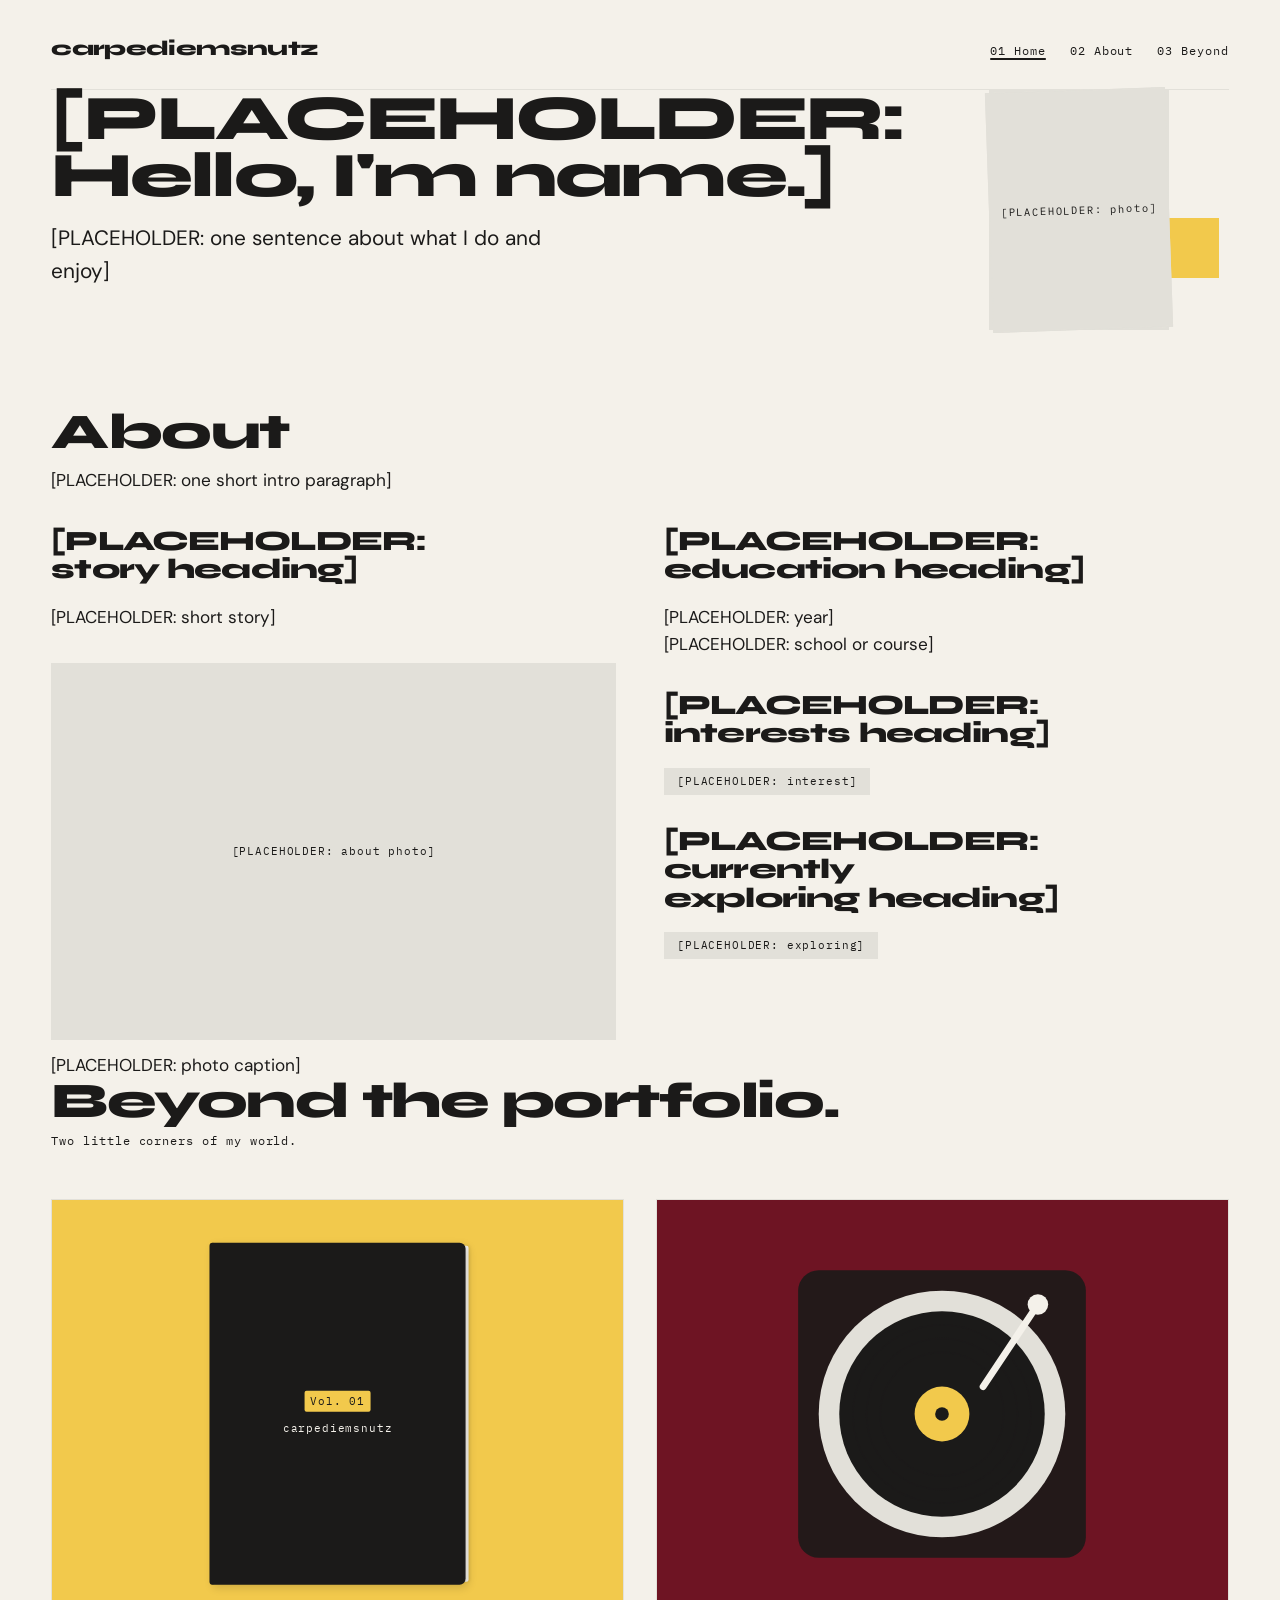
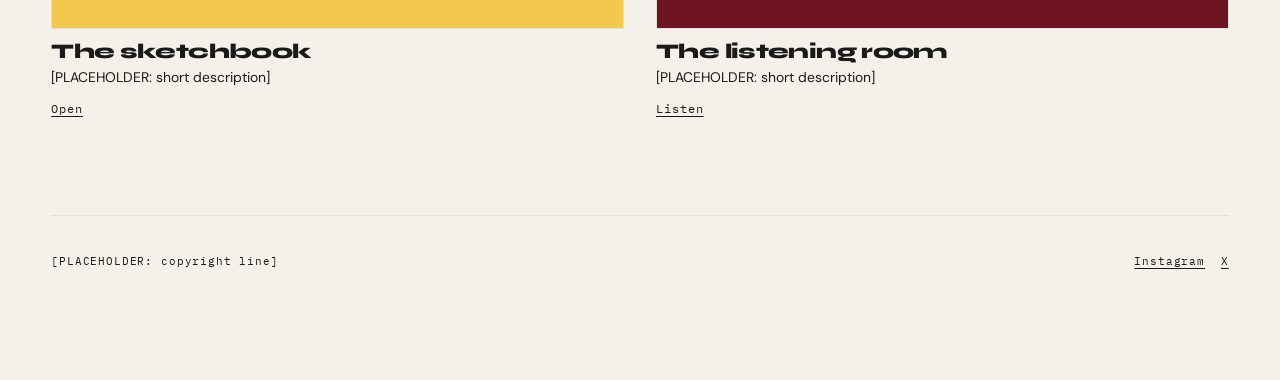
<file: index.html>
<!DOCTYPE html>
<html lang="en">
<head>
<meta charset="utf-8">
<meta name="viewport" content="width=device-width, initial-scale=1">
<title>carpediemsnutz</title>
<link rel="icon" href="favicon.svg" type="image/svg+xml">
<link rel="preload" href="vendor/fonts/syne-800.woff2" as="font" type="font/woff2" crossorigin>
<link rel="preload" href="vendor/fonts/dm-sans-400.woff2" as="font" type="font/woff2" crossorigin>

<meta property="og:title" content="carpediemsnutz">
<meta property="og:description" content="[PLACEHOLDER: site description]">
<meta property="og:type" content="website">
<meta name="twitter:card" content="summary_large_image">

<link rel="stylesheet" href="css/fonts.css">
<link rel="stylesheet" href="css/tokens.css">
<link rel="stylesheet" href="css/base.css">
<link rel="stylesheet" href="css/pages.css?v=1">
</head>
<body>

<a class="skip-link" href="#main">Skip to content</a>

<div class="page-frame">

  <nav class="site-nav" aria-label="Main">
    <p class="site-nav-word">carpediemsnutz</p>
    <ul class="site-nav-list">
      <li><a href="#home" aria-current="page">01 Home</a></li>
      <li><a href="#about">02 About</a></li>
      <li><a href="#beyond">03 Beyond</a></li>
    </ul>
  </nav>

  <main id="main" tabindex="-1">
  <section id="home" class="home-section">
    <div class="home-layout">
      <div class="home-text">
        <h1 class="home-heading" data-fill="home/heading">[PLACEHOLDER: Hello, I'm name.]</h1>
        <p class="home-line" data-fill="home/line">[PLACEHOLDER: one sentence about what I do and enjoy]</p>
      </div>

      <div class="home-photos" aria-hidden="true">
        <div class="home-photo">[PLACEHOLDER: photo]</div>
        <div class="home-photo">[PLACEHOLDER: photo]</div>
        <div class="home-accent"></div>
      </div>
    </div>
  </section>

  <section id="about" class="about-section">
    <h2 class="page-heading" data-fill="about/heading">About</h2>
    <p class="page-intro" data-fill="about/intro">[PLACEHOLDER: one short intro paragraph]</p>

    <div class="about-layout" id="about-blocks">
      <div class="about-left"></div>
      <div class="about-right"></div>
    </div>
  </section>

  <section id="beyond" class="beyond-section">
    <h2 class="beyond-heading" data-fill="beyond/heading">Beyond the portfolio.</h2>
    <p class="beyond-subline" data-fill="beyond/subline">Two little corners of my world.</p>

    <div class="beyond-objects">
      <a class="object" href="sketchbook/" aria-label="Open the sketchbook">
        <div class="object-field object-field--butter">
          <div class="book-object">
            <div class="book-object__spine"></div>
            <div class="book-object__pages"></div>
            <div class="book-object__cover">
              <span class="book-object__stamp">Vol. 01</span>
              <span class="book-object__name" data-fill="identity/name">carpediemsnutz</span>
            </div>
          </div>
        </div>
        <div class="object-label">
          <h2 class="object-title" data-fill="beyond/sketchbook/title">The sketchbook</h2>
          <p class="object-blurb" data-fill="beyond/sketchbook/blurb">[PLACEHOLDER: short description]</p>
          <span class="object-cta">Open</span>
        </div>
      </a>

      <a class="object" href="listening-room/" aria-label="Enter the listening room">
        <div class="object-field object-field--maroon">
          <div class="turntable">
            <svg viewBox="0 0 100 100" aria-hidden="true" focusable="false">
              <rect x="8" y="8" width="84" height="84" rx="6" fill="var(--ink)" opacity="0.9"/>
              <circle cx="50" cy="50" r="36" fill="var(--stone)"/>
              <g class="turntable__record">
                <circle cx="50" cy="50" r="30" fill="var(--ink)"/>
                <circle cx="50" cy="50" r="26" fill="none" stroke="var(--ink)" stroke-width="0.5" opacity="0.6"/>
                <circle cx="50" cy="50" r="22" fill="none" stroke="var(--ink)" stroke-width="0.5" opacity="0.6"/>
                <circle cx="50" cy="50" r="18" fill="none" stroke="var(--ink)" stroke-width="0.5" opacity="0.6"/>
                <circle cx="50" cy="50" r="8" fill="var(--butter)"/>
                <circle cx="50" cy="50" r="2" fill="var(--ink)"/>
              </g>
              <line x1="78" y1="18" x2="62" y2="42" stroke="var(--paper)" stroke-width="2" stroke-linecap="round"/>
              <circle cx="78" cy="18" r="3" fill="var(--paper)"/>
            </svg>
          </div>
        </div>
        <div class="object-label">
          <h2 class="object-title" data-fill="beyond/listening/title">The listening room</h2>
          <p class="object-blurb" data-fill="beyond/listening/blurb">[PLACEHOLDER: short description]</p>
          <span class="object-cta">Listen</span>
        </div>
      </a>
    </div>
  </section>

  </main>

  <footer class="footer">
    <p class="footer-line">[PLACEHOLDER: copyright line]</p>
    <div class="footer-social" id="social" aria-label="Social media"></div>
  </footer>

</div>

<script src="js/pages.js?v=2"></script>
</body>
</html>
</file>
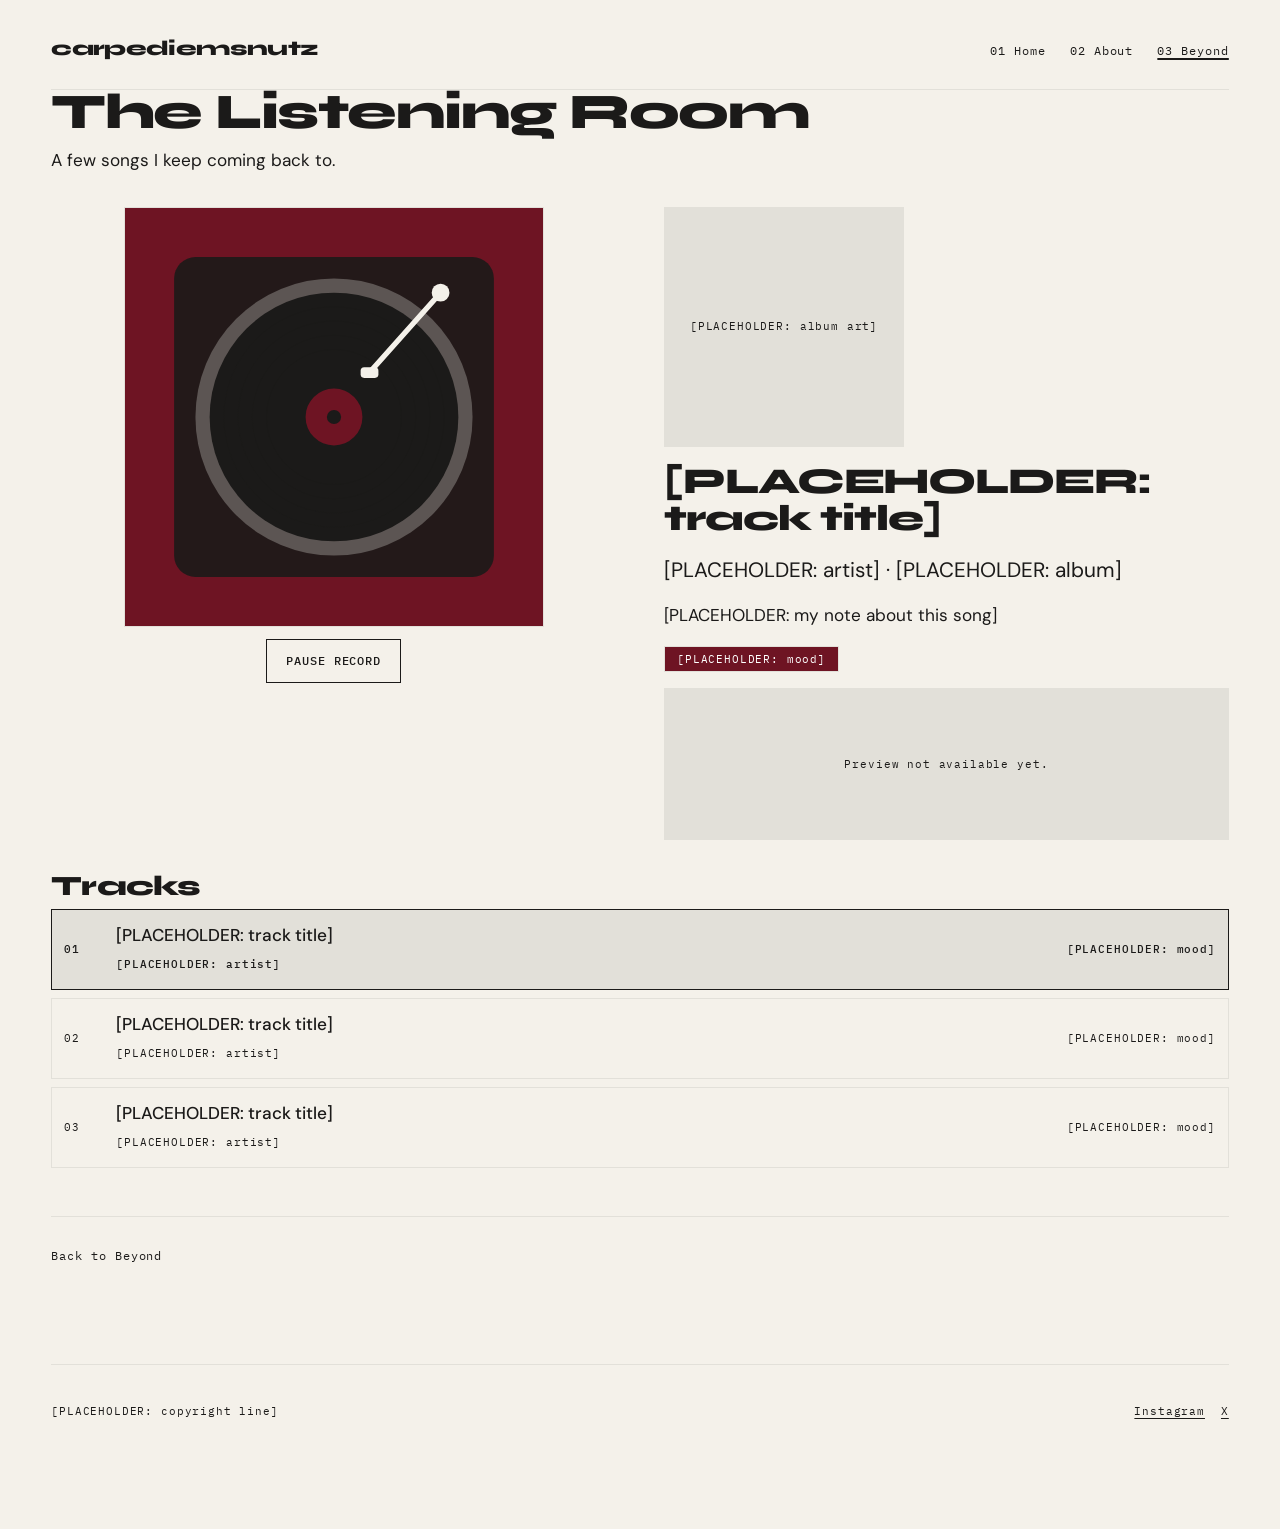
<file: listening-room/index.html>
<!DOCTYPE html>
<html lang="en">
<head>
<meta charset="utf-8">
<meta name="viewport" content="width=device-width, initial-scale=1">
<title>The Listening Room — carpediemsnutz</title>
<link rel="icon" href="../favicon.svg" type="image/svg+xml">
<link rel="preload" href="../vendor/fonts/syne-800.woff2" as="font" type="font/woff2" crossorigin>
<link rel="preload" href="../vendor/fonts/dm-sans-400.woff2" as="font" type="font/woff2" crossorigin>

<meta property="og:title" content="The Listening Room — carpediemsnutz">
<meta property="og:description" content="A few songs I keep coming back to.">
<meta property="og:type" content="website">
<meta name="twitter:card" content="summary_large_image">

<link rel="stylesheet" href="../css/fonts.css">
<link rel="stylesheet" href="../css/tokens.css">
<link rel="stylesheet" href="../css/base.css">
<link rel="stylesheet" href="../css/pages.css?v=1">
<link rel="stylesheet" href="../css/listening-room.css">
</head>
<body>

<a class="skip-link" href="#main">Skip to content</a>

<div class="page-frame">

  <nav class="site-nav" aria-label="Main">
    <p class="site-nav-word">carpediemsnutz</p>
    <ul class="site-nav-list">
      <li><a href="../">01 Home</a></li>
      <li><a href="../#about">02 About</a></li>
      <li><a href="../#beyond" aria-current="page">03 Beyond</a></li>
    </ul>
  </nav>

  <main id="main" tabindex="-1">
    <h1 class="page-heading">The Listening Room</h1>
    <p class="page-intro">A few songs I keep coming back to.</p>

    <div class="lr-layout">
      <div class="lr-turntable-col">
        <div class="turntable-wrap" id="turntable-wrap">
          <div class="turntable-field" id="room-accent">
            <svg class="turntable lr-turntable" viewBox="0 0 200 200" aria-hidden="true" focusable="false">
              <!-- plinth -->
              <rect x="10" y="10" width="180" height="180" rx="12" fill="var(--ink)" opacity="0.9"/>
              <!-- platter -->
              <circle cx="100" cy="100" r="78" fill="var(--stone)" opacity="0.3"/>
              <!-- record -->
              <g class="turntable__record">
                <circle cx="100" cy="100" r="70" fill="var(--ink)"/>
                <circle cx="100" cy="100" r="62" fill="none" stroke="var(--ink)" stroke-width="0.5" opacity="0.4"/>
                <circle cx="100" cy="100" r="54" fill="none" stroke="var(--ink)" stroke-width="0.5" opacity="0.4"/>
                <circle cx="100" cy="100" r="46" fill="none" stroke="var(--ink)" stroke-width="0.5" opacity="0.4"/>
                <circle cx="100" cy="100" r="38" fill="none" stroke="var(--ink)" stroke-width="0.5" opacity="0.4"/>
                <circle cx="100" cy="100" r="16" class="turntable__label" fill="var(--butter)"/>
                <circle cx="100" cy="100" r="4" fill="var(--ink)"/>
              </g>
              <!-- tonearm -->
              <g class="turntable__tonearm">
                <line x1="160" y1="30" x2="120" y2="75" stroke="var(--paper)" stroke-width="3" stroke-linecap="round"/>
                <circle cx="160" cy="30" r="5" fill="var(--paper)"/>
                <rect x="115" y="72" width="10" height="6" rx="2" fill="var(--paper)"/>
              </g>
            </svg>
          </div>
          <button class="pause-toggle btn" id="pause-toggle" type="button" aria-pressed="false">Pause record</button>
        </div>
      </div>

      <div class="lr-selection">
        <div class="album-art" id="album-art">[PLACEHOLDER: album art]</div>
        <h2 class="track-title" id="track-title">[PLACEHOLDER: track title]</h2>
        <p class="track-artist" id="track-artist">[PLACEHOLDER: artist]</p>
        <p class="track-note" id="track-note">[PLACEHOLDER: my note about this song]</p>
        <span class="mood-tag" id="mood-tag">[PLACEHOLDER: mood]</span>
        <div class="embed-wrap" id="embed-wrap">
          <p class="embed-placeholder">Select a track to hear a bit.</p>
        </div>
        <p class="live-region" id="live-region" aria-live="polite" aria-atomic="true"></p>
      </div>
    </div>

    <div class="lr-tracklist">
      <h2 class="block-heading">Tracks</h2>
      <ul class="track-list" id="track-list"></ul>
    </div>
  </main>

  <div class="back-to-start">
    <a href="../#beyond">Back to Beyond</a>
  </div>

  <footer class="footer">
    <p class="footer-line">[PLACEHOLDER: copyright line]</p>
    <div class="footer-social" id="social" aria-label="Social media"></div>
  </footer>

</div>

<script src="../js/pages.js?v=2"></script>
<script src="../js/listening-room.js?v=1"></script>
</body>
</html>
</file>
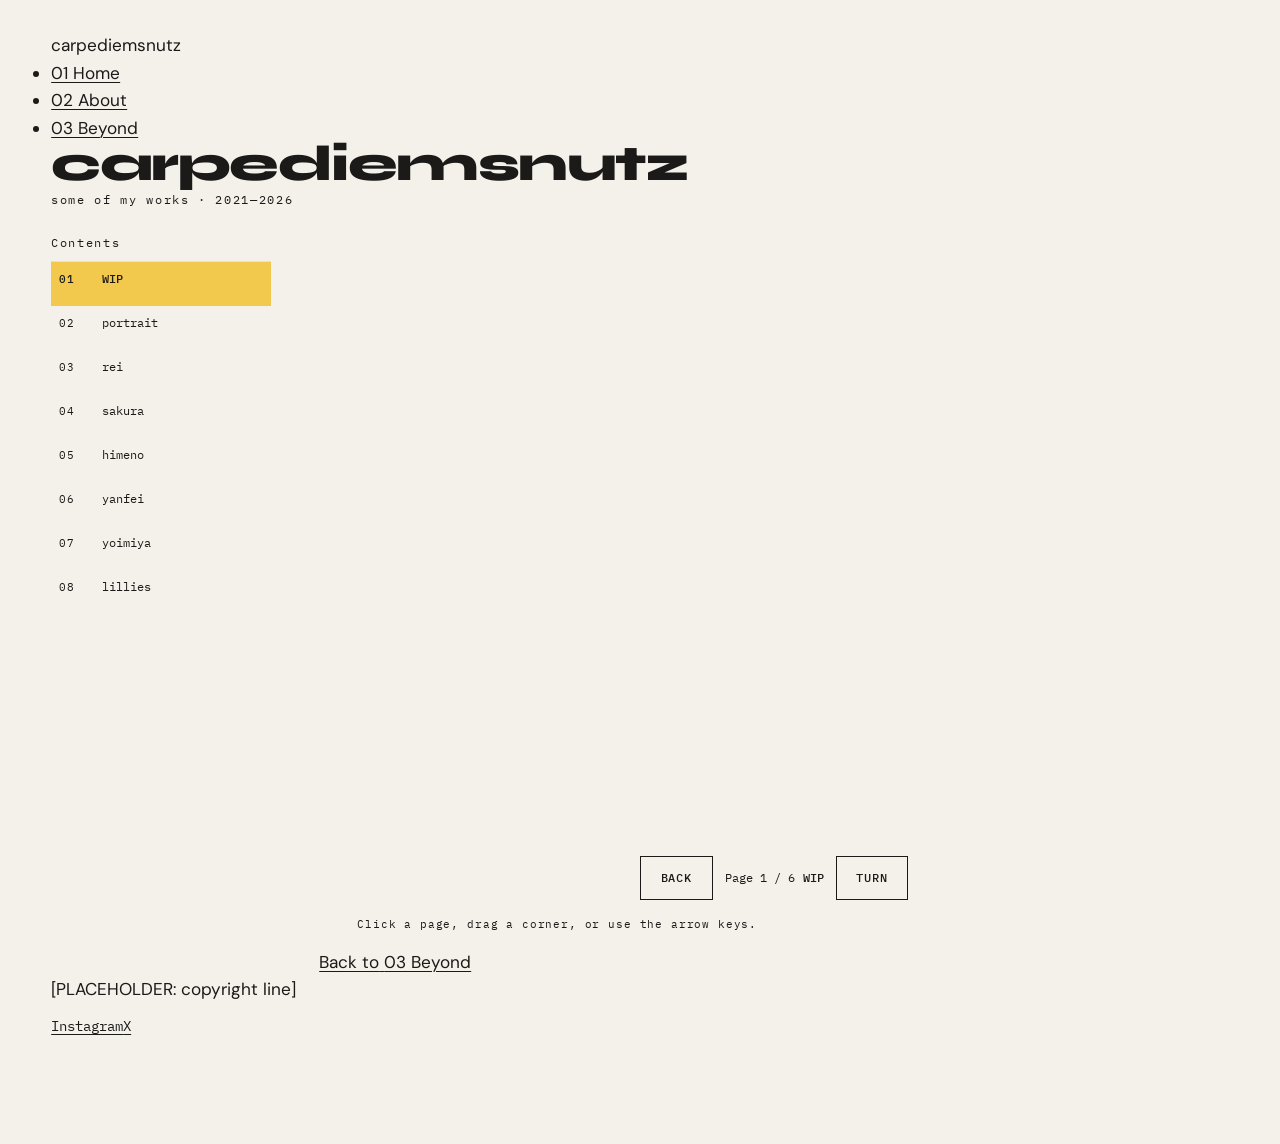
<file: sketchbook/index.html>
<!DOCTYPE html>
<html lang="en">
<head>
<meta charset="utf-8">
<meta name="viewport" content="width=device-width, initial-scale=1">
<title>Sketchbook — carpediemsnutz</title>
<link rel="icon" href="../favicon.svg" type="image/svg+xml">
<link rel="preload" href="../vendor/fonts/syne-800.woff2" as="font" type="font/woff2" crossorigin>
<link rel="preload" href="../vendor/fonts/dm-sans-400.woff2" as="font" type="font/woff2" crossorigin>

<meta property="og:title" content="Sketchbook — carpediemsnutz">
<meta property="og:description" content="A sketchbook of paintings, prints and notes. Flip through it page by page.">
<meta property="og:type" content="website">
<meta name="twitter:card" content="summary_large_image">

<link rel="stylesheet" href="../css/fonts.css">
<link rel="stylesheet" href="../css/tokens.css">
<link rel="stylesheet" href="../css/base.css">
<link rel="stylesheet" href="../css/sketchbook.css?v=5">
</head>
<body>

<a class="skip-link" href="#main">Skip to content</a>

<div class="desk">

  <!-- Shared nav: repeated in every HTML file so pages work without JS.
       Sketchbook marks 03 Beyond as current; links are relative to the
       site root because the preview runs under a subpath. -->
  <nav class="site-nav" aria-label="Main">
    <p class="site-nav-word">carpediemsnutz</p>
    <ul class="site-nav-list">
      <li><a href="../">01 Home</a></li>
      <li><a href="../#about">02 About</a></li>
      <li><a href="../#beyond" aria-current="page">03 Beyond</a></li>
    </ul>
  </nav>

  <main id="main" tabindex="-1">
  <header class="masthead">
    <h1 class="masthead-name" data-fill="identity/name">carpediemsnutz</h1>
    <p class="masthead-kicker" data-fill="strings/kicker"></p>
  </header>

  <div class="layout">

    <aside class="rail">
      <p class="rail-title" id="rail-title">Contents</p>
      <ol class="rail-list" id="contents"></ol>
    </aside>

    <div class="book-column">
      <div class="book-stage">
        <div id="book" aria-label="Sketchbook"></div>
      </div>

      <div class="controls">
        <button class="btn" id="btn-prev" type="button">Back</button>
        <p class="counter" aria-live="polite">
          <span id="counter-page">Cover</span>
          <span class="counter-works" id="counter-works"></span>
        </p>
        <button class="btn" id="btn-next" type="button">Turn</button>
      </div>

      <p class="hint">Click a page, drag a corner, or use the arrow keys.</p>

      <p class="next-strip">
        <a class="next-strip-link" href="../#beyond">
          <span class="next-strip-num">Back to</span>
          <span>03 Beyond</span>
        </a>
      </p>
    </div>

  </div>

  </main>

  <footer class="footer">
    <p class="footer-line">[PLACEHOLDER: copyright line]</p>
    <div class="footer-social" id="social" aria-label="Social media"></div>
  </footer>

  <p class="notice" id="notice" hidden></p>

  <noscript>
    <p class="notice">This sketchbook is assembled in the browser. Turn JavaScript on to flip through it.</p>
  </noscript>

</div>

<script src="../vendor/page-flip/page-flip.browser.min.js"></script>
<script src="../js/sketchbook.js?v=8"></script>
</body>
</html>
</file>
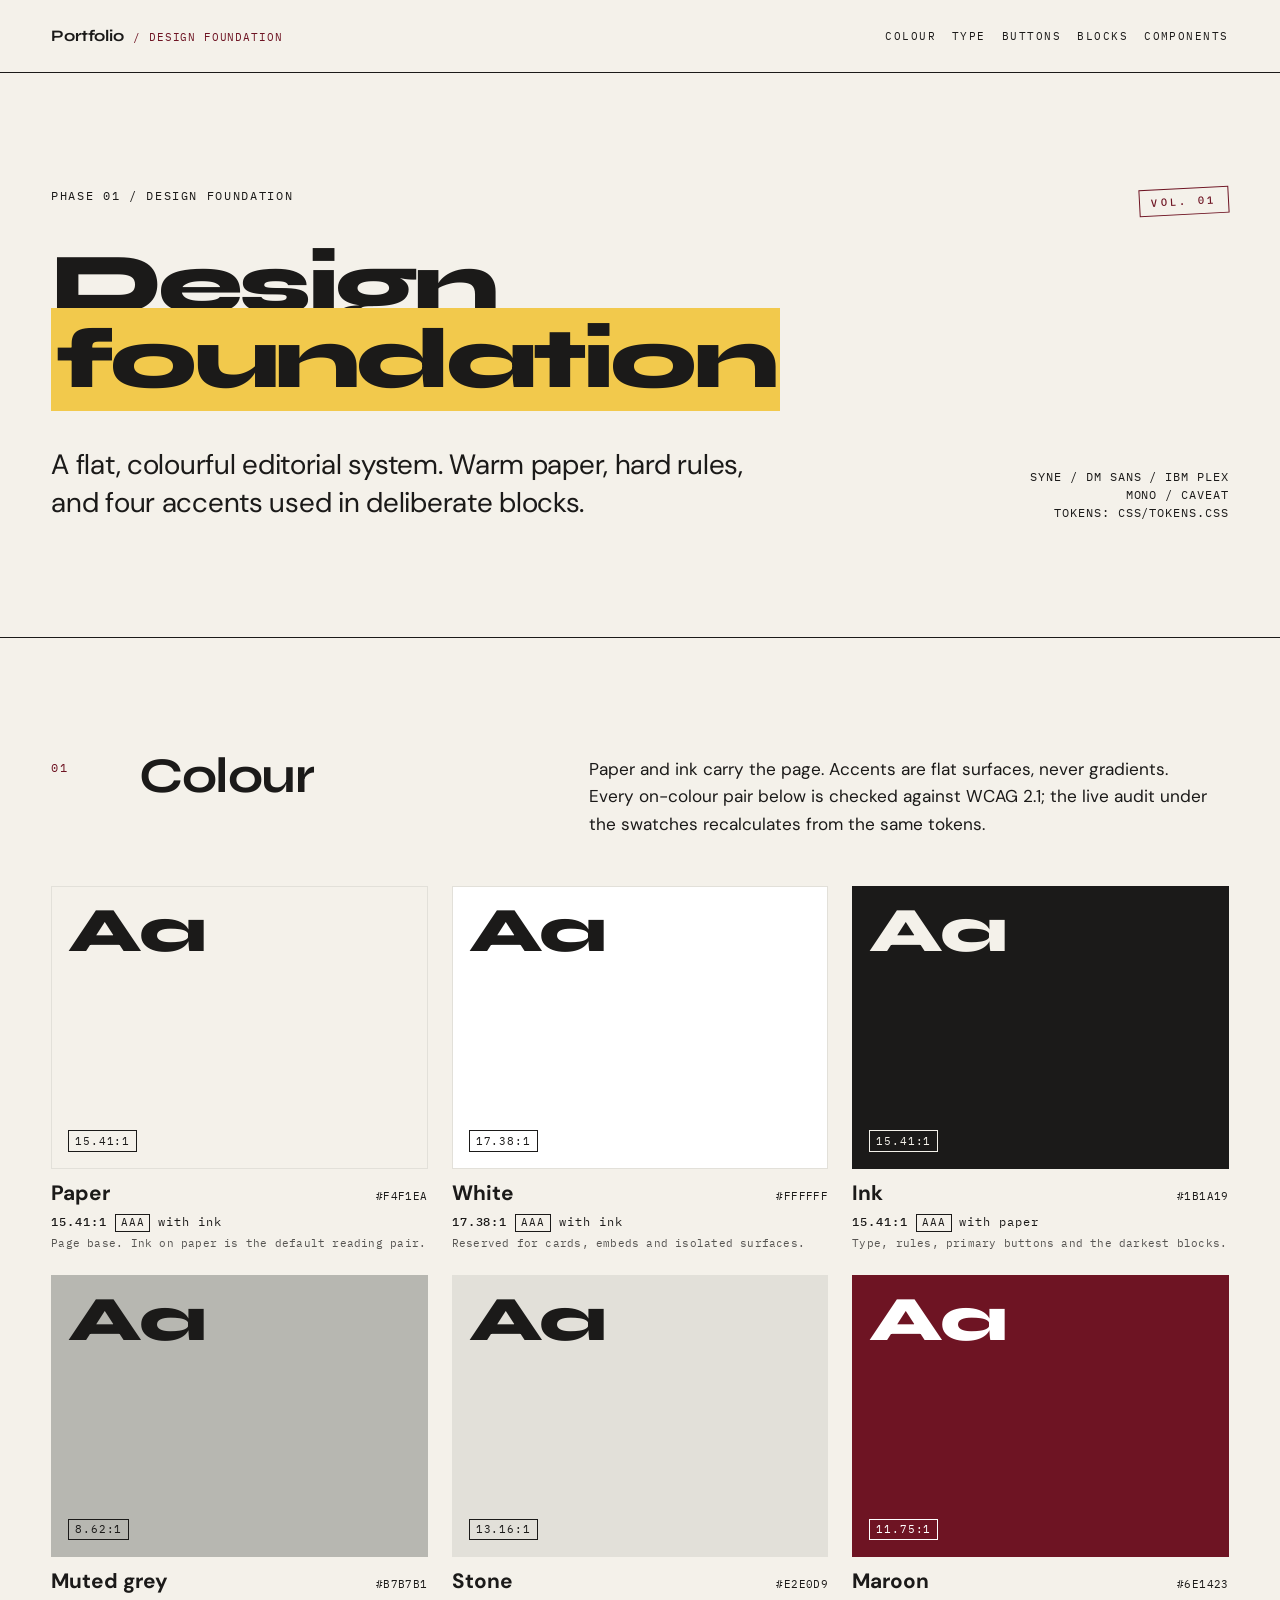
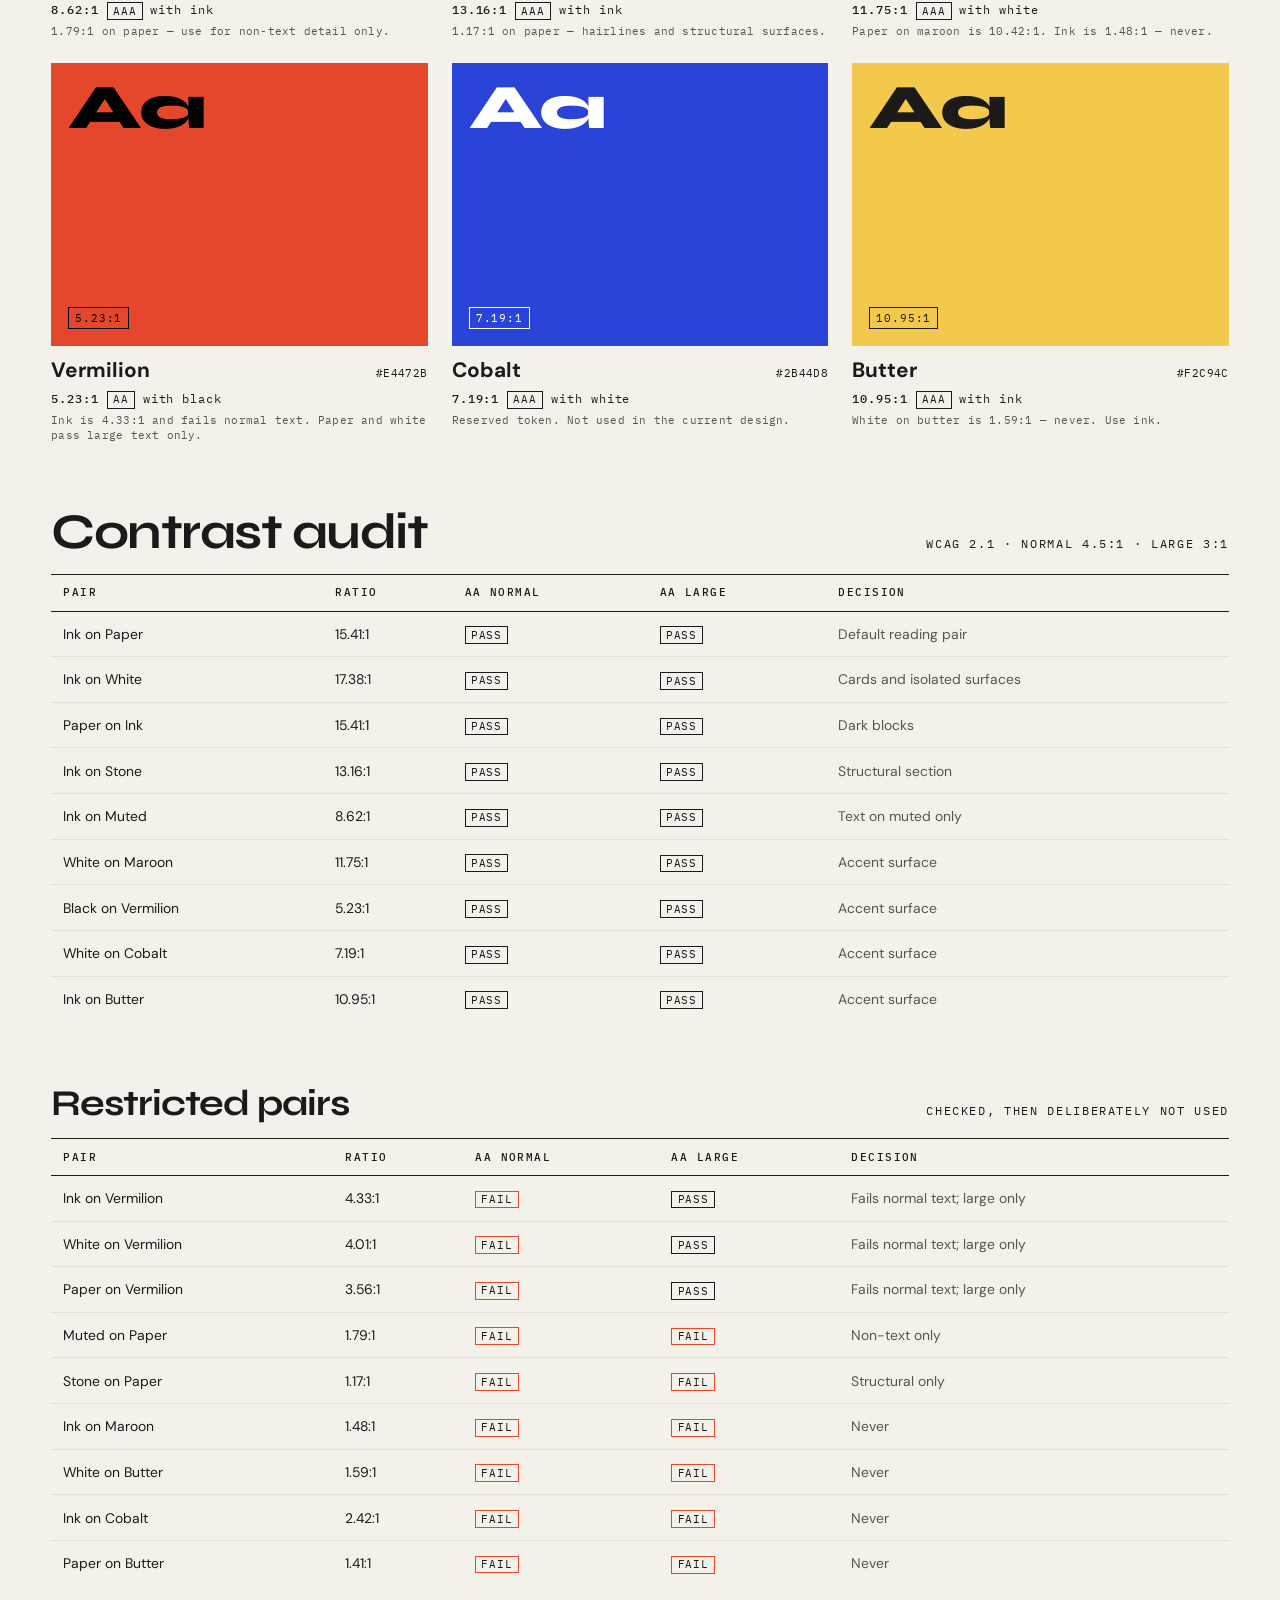
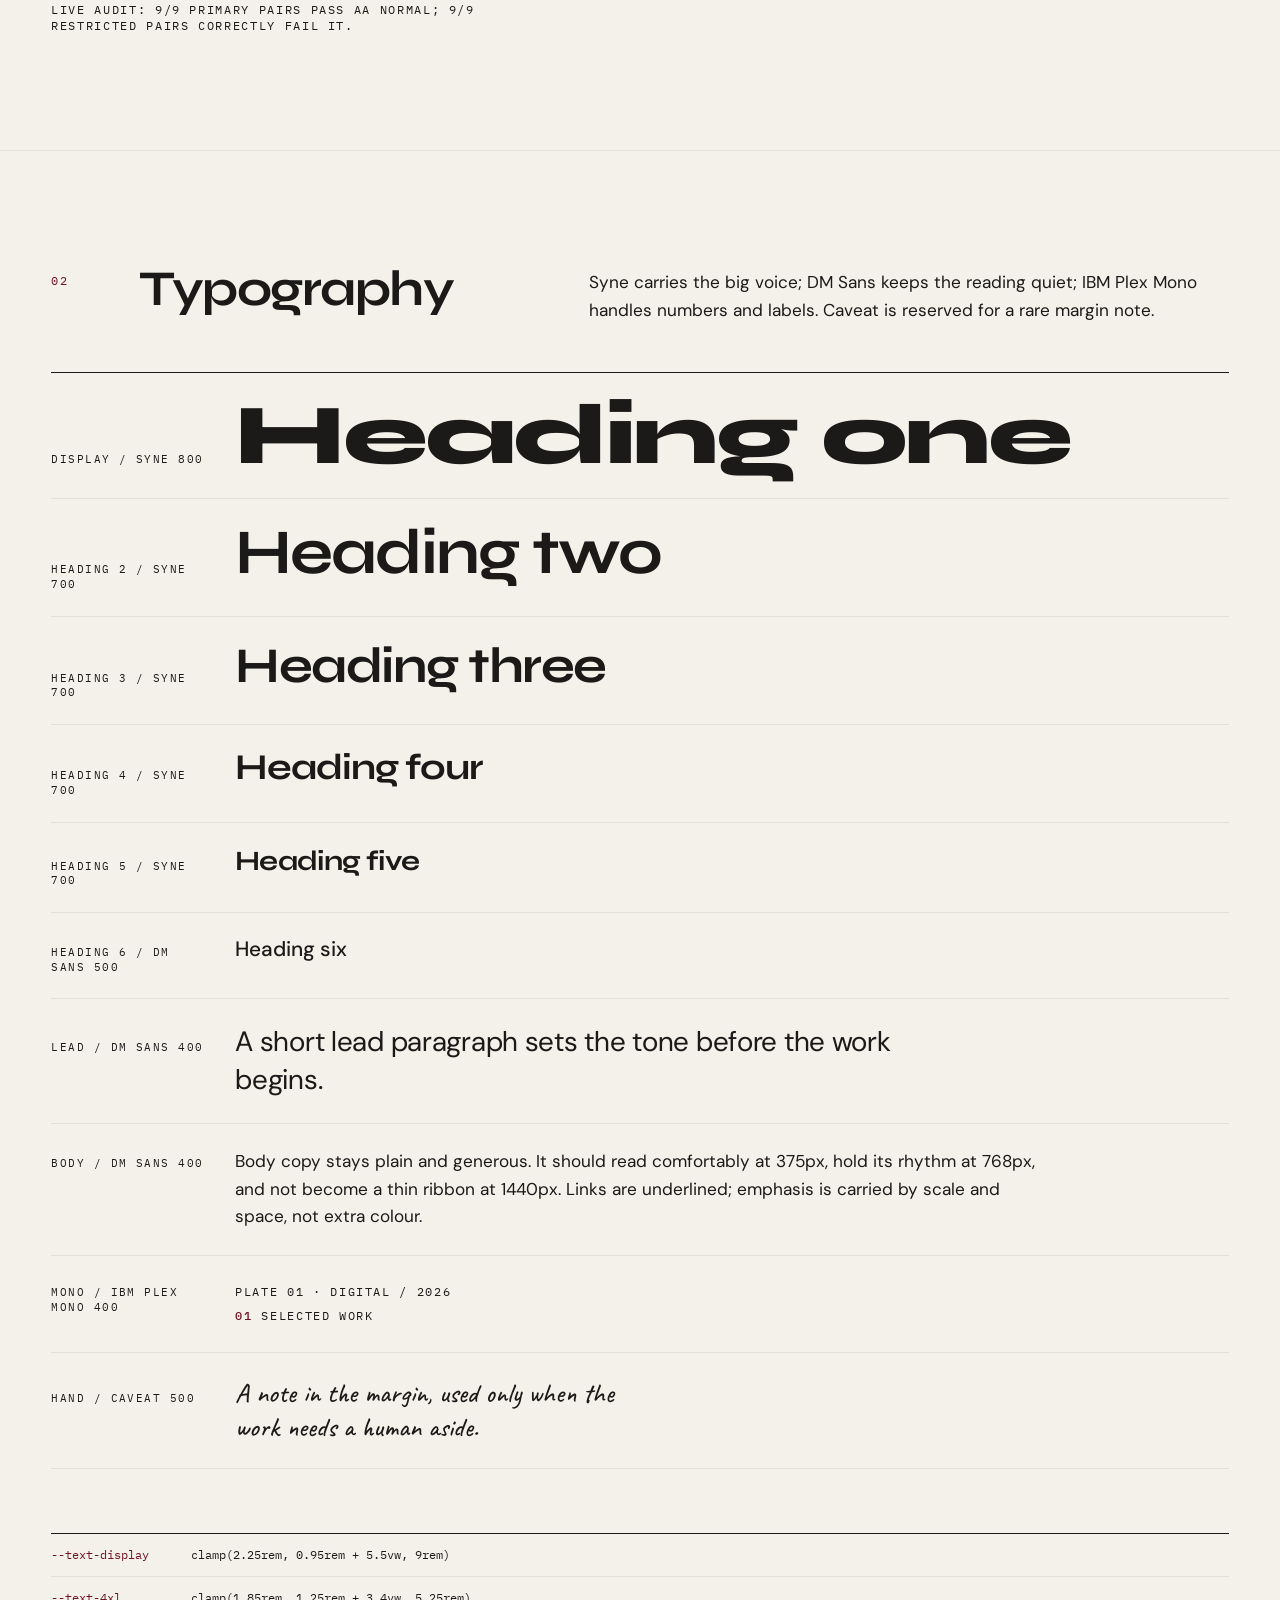
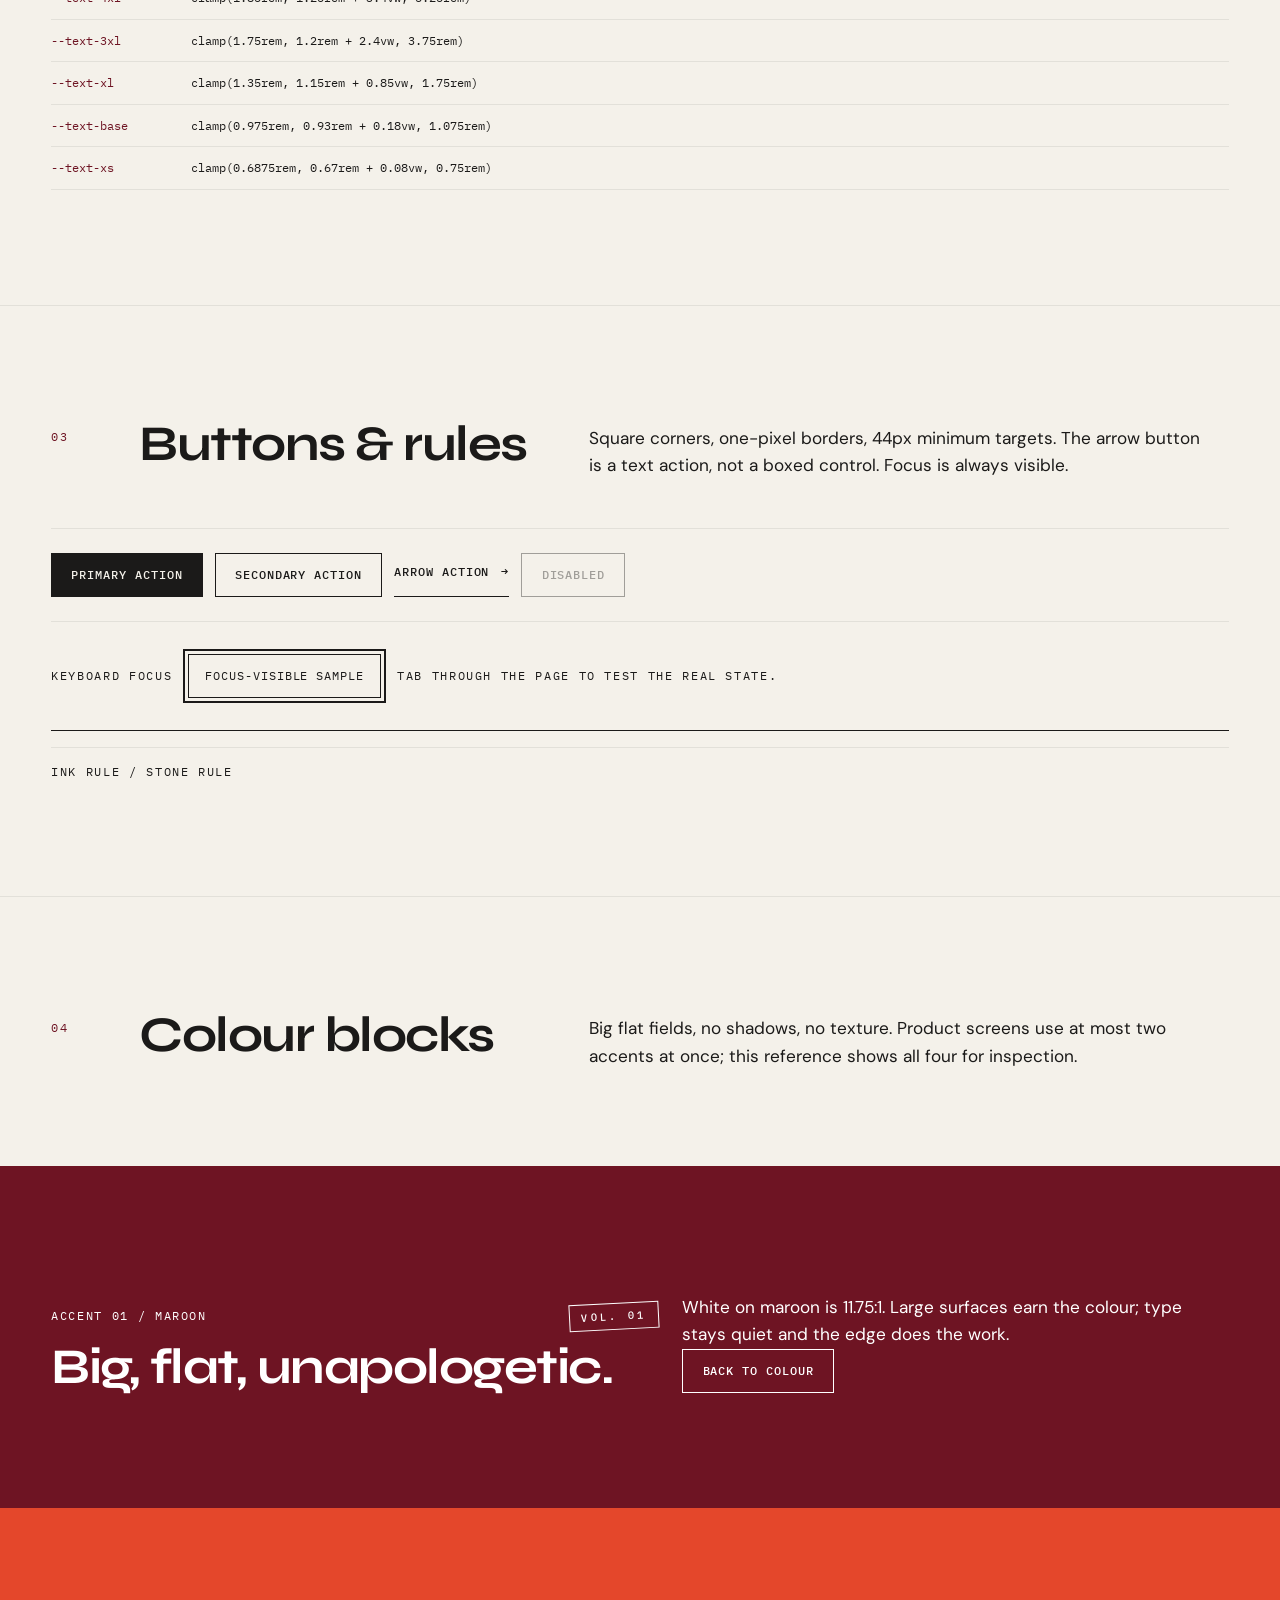
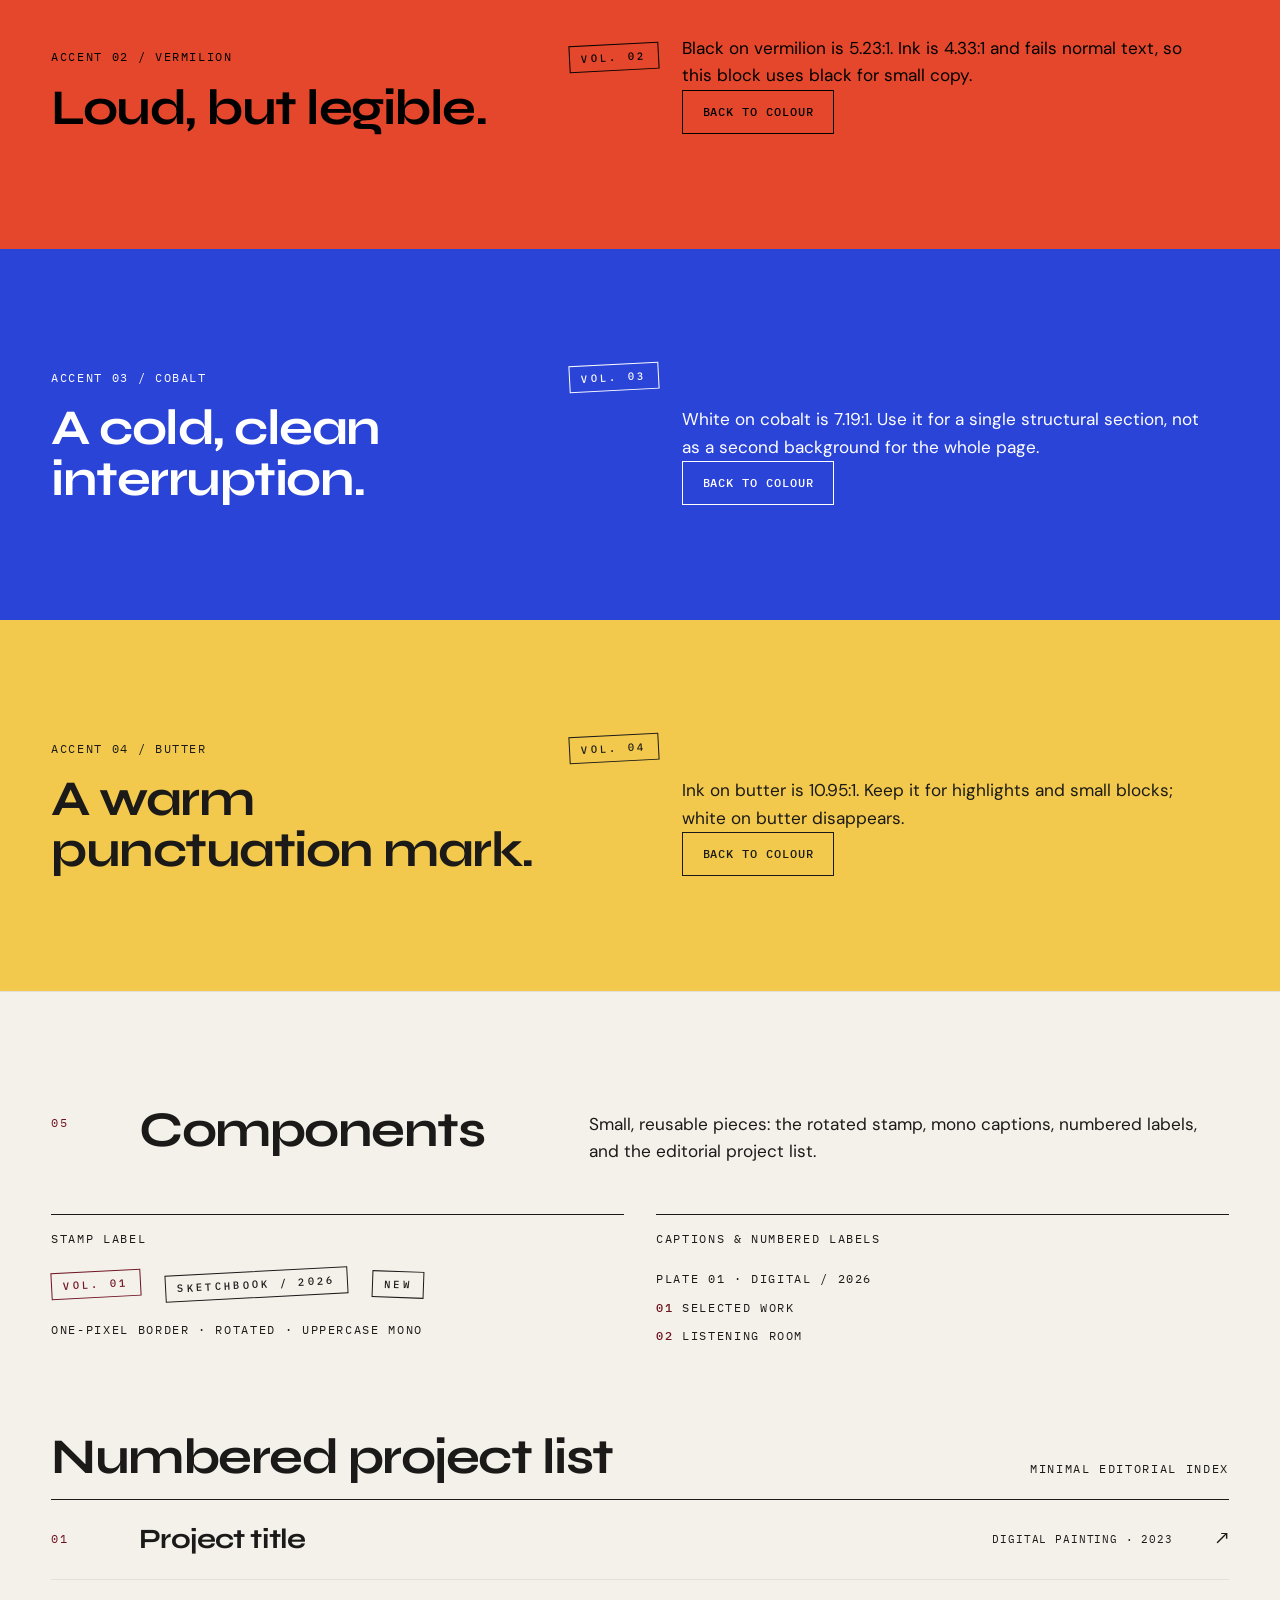
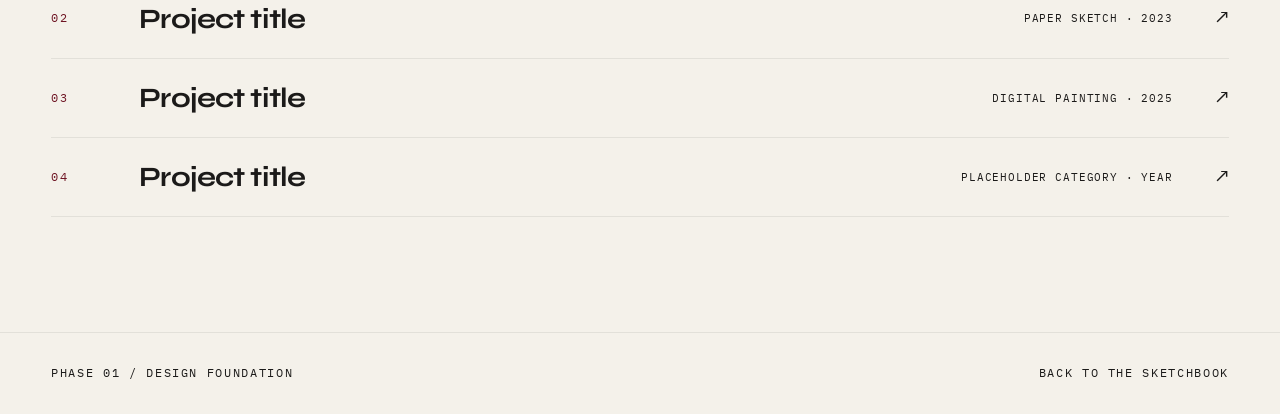
<file: styleguide/index.html>
<!DOCTYPE html>
<html lang="en">
<head>
  <meta name="robots" content="noindex, nofollow">
  <meta name="viewport" content="width=device-width, initial-scale=1">
  <meta name="color-scheme" content="light">
  <title>Design foundation — Portfolio</title>
  <meta name="description" content="Phase 01 design foundation: colour, type, buttons, rules and flat colour blocks for the portfolio redesign.">
  <meta name="theme-color" content="#F4F1EA">

  <link rel="preconnect" href="https://fonts.googleapis.com">
  <link rel="preconnect" href="https://fonts.gstatic.com" crossorigin>
  <link rel="stylesheet" href="https://fonts.googleapis.com/css2?family=Caveat:wght@500&family=DM+Sans:wght@400;500;700&family=IBM+Plex+Mono:wght@400;500&family=Syne:wght@700;800&display=swap">

  <link rel="stylesheet" href="../css/tokens.css">
  <link rel="stylesheet" href="../css/base.css">
  <link rel="stylesheet" href="../css/styleguide.css">
</head>
<body class="sg">
  <a class="skip-link" href="#main">Skip to content</a>

  <header class="sg-header">
    <div class="container sg-header__inner">
      <a class="sg-brand" href="../">
        Portfolio <span>/ Design foundation</span>
      </a>
      <nav class="sg-nav" aria-label="Style guide sections">
        <a href="#colour">Colour</a>
        <a href="#type">Type</a>
        <a href="#buttons">Buttons</a>
        <a href="#blocks">Blocks</a>
        <a href="#components">Components</a>
      </nav>
    </div>
  </header>

  <main id="main">
    <section class="sg-hero">
      <div class="container">
        <div class="sg-hero__top">
          <p class="caption">Phase 01 / Design foundation</p>
          <span class="stamp stamp--maroon">Vol. 01</span>
        </div>

        <h1 class="sg-hero__title">
          <span class="sg-hero__line">Design</span>
          <span class="sg-hero__line"><span class="sg-mark">foundation</span></span>
        </h1>

        <div class="sg-hero__foot">
          <p class="lead">A flat, colourful editorial system. Warm paper, hard rules, and four accents used in deliberate blocks.</p>
          <p class="sg-hero__note">Syne / DM Sans / IBM Plex Mono / Caveat<br>Tokens: css/tokens.css</p>
        </div>
      </div>
    </section>

    <section class="sg-section" id="colour">
      <div class="container">
        <header class="sg-section__head">
          <p class="sg-section__index">01</p>
          <h2 class="sg-section__title">Colour</h2>
          <p class="sg-section__intro">Paper and ink carry the page. Accents are flat surfaces, never gradients. Every on-colour pair below is checked against WCAG 2.1; the live audit under the swatches recalculates from the same tokens.</p>
        </header>

        <div class="swatch-grid">
          <article class="swatch">
            <div class="swatch__chip" style="--chip-bg: var(--paper); --chip-ink: var(--ink); --chip-border: var(--stone);">
              <span class="swatch__aa">Aa</span>
              <span class="swatch__ratio-chip">15.41:1</span>
            </div>
            <div class="swatch__body">
              <div class="swatch__head"><h3>Paper</h3><code>#F4F1EA</code></div>
              <p class="swatch__ratio"><strong>15.41:1</strong> <span class="status status--pass">AAA</span> with ink</p>
              <p class="swatch__note">Page base. Ink on paper is the default reading pair.</p>
            </div>
          </article>

          <article class="swatch">
            <div class="swatch__chip" style="--chip-bg: var(--white); --chip-ink: var(--ink); --chip-border: var(--stone);">
              <span class="swatch__aa">Aa</span>
              <span class="swatch__ratio-chip">17.38:1</span>
            </div>
            <div class="swatch__body">
              <div class="swatch__head"><h3>White</h3><code>#FFFFFF</code></div>
              <p class="swatch__ratio"><strong>17.38:1</strong> <span class="status status--pass">AAA</span> with ink</p>
              <p class="swatch__note">Reserved for cards, embeds and isolated surfaces.</p>
            </div>
          </article>

          <article class="swatch">
            <div class="swatch__chip" style="--chip-bg: var(--ink); --chip-ink: var(--paper);">
              <span class="swatch__aa">Aa</span>
              <span class="swatch__ratio-chip">15.41:1</span>
            </div>
            <div class="swatch__body">
              <div class="swatch__head"><h3>Ink</h3><code>#1B1A19</code></div>
              <p class="swatch__ratio"><strong>15.41:1</strong> <span class="status status--pass">AAA</span> with paper</p>
              <p class="swatch__note">Type, rules, primary buttons and the darkest blocks.</p>
            </div>
          </article>

          <article class="swatch">
            <div class="swatch__chip" style="--chip-bg: var(--muted); --chip-ink: var(--ink);">
              <span class="swatch__aa">Aa</span>
              <span class="swatch__ratio-chip">8.62:1</span>
            </div>
            <div class="swatch__body">
              <div class="swatch__head"><h3>Muted grey</h3><code>#B7B7B1</code></div>
              <p class="swatch__ratio"><strong>8.62:1</strong> <span class="status status--pass">AAA</span> with ink</p>
              <p class="swatch__note">1.79:1 on paper — use for non-text detail only.</p>
            </div>
          </article>

          <article class="swatch">
            <div class="swatch__chip" style="--chip-bg: var(--stone); --chip-ink: var(--ink);">
              <span class="swatch__aa">Aa</span>
              <span class="swatch__ratio-chip">13.16:1</span>
            </div>
            <div class="swatch__body">
              <div class="swatch__head"><h3>Stone</h3><code>#E2E0D9</code></div>
              <p class="swatch__ratio"><strong>13.16:1</strong> <span class="status status--pass">AAA</span> with ink</p>
              <p class="swatch__note">1.17:1 on paper — hairlines and structural surfaces.</p>
            </div>
          </article>

          <article class="swatch">
            <div class="swatch__chip" style="--chip-bg: var(--maroon); --chip-ink: var(--white);">
              <span class="swatch__aa">Aa</span>
              <span class="swatch__ratio-chip">11.75:1</span>
            </div>
            <div class="swatch__body">
              <div class="swatch__head"><h3>Maroon</h3><code>#6E1423</code></div>
              <p class="swatch__ratio"><strong>11.75:1</strong> <span class="status status--pass">AAA</span> with white</p>
              <p class="swatch__note">Paper on maroon is 10.42:1. Ink is 1.48:1 — never.</p>
            </div>
          </article>

          <article class="swatch">
            <div class="swatch__chip" style="--chip-bg: var(--vermilion); --chip-ink: #000000;">
              <span class="swatch__aa">Aa</span>
              <span class="swatch__ratio-chip">5.23:1</span>
            </div>
            <div class="swatch__body">
              <div class="swatch__head"><h3>Vermilion</h3><code>#E4472B</code></div>
              <p class="swatch__ratio"><strong>5.23:1</strong> <span class="status status--pass">AA</span> with black</p>
              <p class="swatch__note">Ink is 4.33:1 and fails normal text. Paper and white pass large text only.</p>
            </div>
          </article>

          <article class="swatch">
            <div class="swatch__chip" style="--chip-bg: var(--cobalt); --chip-ink: var(--white);">
              <span class="swatch__aa">Aa</span>
              <span class="swatch__ratio-chip">7.19:1</span>
            </div>
            <div class="swatch__body">
              <div class="swatch__head"><h3>Cobalt</h3><code>#2B44D8</code></div>
              <p class="swatch__ratio"><strong>7.19:1</strong> <span class="status status--pass">AAA</span> with white</p>
              <p class="swatch__note">Reserved token. Not used in the current design.</p>
            </div>
          </article>

          <article class="swatch">
            <div class="swatch__chip" style="--chip-bg: var(--butter); --chip-ink: var(--ink);">
              <span class="swatch__aa">Aa</span>
              <span class="swatch__ratio-chip">10.95:1</span>
            </div>
            <div class="swatch__body">
              <div class="swatch__head"><h3>Butter</h3><code>#F2C94C</code></div>
              <p class="swatch__ratio"><strong>10.95:1</strong> <span class="status status--pass">AAA</span> with ink</p>
              <p class="swatch__note">White on butter is 1.59:1 — never. Use ink.</p>
            </div>
          </article>
        </div>

        <div class="sg-subhead">
          <h3>Contrast audit</h3>
          <p class="caption">WCAG 2.1 · normal 4.5:1 · large 3:1</p>
        </div>
        <div class="sg-table-wrap">
          <table class="sg-table">
            <thead>
              <tr>
                <th scope="col">Pair</th>
                <th scope="col">Ratio</th>
                <th scope="col">AA normal</th>
                <th scope="col">AA large</th>
                <th scope="col">Decision</th>
              </tr>
            </thead>
            <tbody data-contrast-table="primary"></tbody>
          </table>
        </div>

        <div class="sg-subhead">
          <h4>Restricted pairs</h4>
          <p class="caption">Checked, then deliberately not used</p>
        </div>
        <div class="sg-table-wrap">
          <table class="sg-table">
            <thead>
              <tr>
                <th scope="col">Pair</th>
                <th scope="col">Ratio</th>
                <th scope="col">AA normal</th>
                <th scope="col">AA large</th>
                <th scope="col">Decision</th>
              </tr>
            </thead>
            <tbody data-contrast-table="restricted"></tbody>
          </table>
        </div>
        <p class="caption" style="margin-top: var(--space-4);">Live audit: <span data-contrast-summary>calculating…</span></p>
      </div>
    </section>

    <section class="sg-section" id="type">
      <div class="container">
        <header class="sg-section__head">
          <p class="sg-section__index">02</p>
          <h2 class="sg-section__title">Typography</h2>
          <p class="sg-section__intro">Syne carries the big voice; DM Sans keeps the reading quiet; IBM Plex Mono handles numbers and labels. Caveat is reserved for a rare margin note.</p>
        </header>

        <div class="specimen-list">
          <div class="specimen">
            <p class="specimen__label">Display / Syne 800</p>
            <div class="specimen__sample"><h1>Heading one</h1></div>
          </div>
          <div class="specimen">
            <p class="specimen__label">Heading 2 / Syne 700</p>
            <div class="specimen__sample"><h2>Heading two</h2></div>
          </div>
          <div class="specimen">
            <p class="specimen__label">Heading 3 / Syne 700</p>
            <div class="specimen__sample"><h3>Heading three</h3></div>
          </div>
          <div class="specimen">
            <p class="specimen__label">Heading 4 / Syne 700</p>
            <div class="specimen__sample"><h4>Heading four</h4></div>
          </div>
          <div class="specimen">
            <p class="specimen__label">Heading 5 / Syne 700</p>
            <div class="specimen__sample"><h5>Heading five</h5></div>
          </div>
          <div class="specimen">
            <p class="specimen__label">Heading 6 / DM Sans 500</p>
            <div class="specimen__sample"><h6>Heading six</h6></div>
          </div>
          <div class="specimen">
            <p class="specimen__label">Lead / DM Sans 400</p>
            <div class="specimen__sample"><p class="lead">A short lead paragraph sets the tone before the work begins.</p></div>
          </div>
          <div class="specimen">
            <p class="specimen__label">Body / DM Sans 400</p>
            <div class="specimen__sample"><p>Body copy stays plain and generous. It should read comfortably at 375px, hold its rhythm at 768px, and not become a thin ribbon at 1440px. Links are underlined; emphasis is carried by scale and space, not extra colour.</p></div>
          </div>
          <div class="specimen">
            <p class="specimen__label">Mono / IBM Plex Mono 400</p>
            <div class="specimen__sample">
              <p class="caption">Plate 01 · Digital / 2026</p>
              <p class="numbered-label"><span class="numbered-label__number">01</span> Selected work</p>
            </div>
          </div>
          <div class="specimen">
            <p class="specimen__label">Hand / Caveat 500</p>
            <div class="specimen__sample"><p class="hand-note">A note in the margin, used only when the work needs a human aside.</p></div>
          </div>
        </div>

        <dl class="scale-list" aria-label="Fluid type scale">
          <div class="scale-row"><dt>--text-display</dt><dd>clamp(2.25rem, 0.95rem + 5.5vw, 9rem)</dd></div>
          <div class="scale-row"><dt>--text-4xl</dt><dd>clamp(1.85rem, 1.25rem + 3.4vw, 5.25rem)</dd></div>
          <div class="scale-row"><dt>--text-3xl</dt><dd>clamp(1.75rem, 1.2rem + 2.4vw, 3.75rem)</dd></div>
          <div class="scale-row"><dt>--text-xl</dt><dd>clamp(1.35rem, 1.15rem + 0.85vw, 1.75rem)</dd></div>
          <div class="scale-row"><dt>--text-base</dt><dd>clamp(0.975rem, 0.93rem + 0.18vw, 1.075rem)</dd></div>
          <div class="scale-row"><dt>--text-xs</dt><dd>clamp(0.6875rem, 0.67rem + 0.08vw, 0.75rem)</dd></div>
        </dl>
      </div>
    </section>

    <section class="sg-section" id="buttons">
      <div class="container">
        <header class="sg-section__head">
          <p class="sg-section__index">03</p>
          <h2 class="sg-section__title">Buttons &amp; rules</h2>
          <p class="sg-section__intro">Square corners, one-pixel borders, 44px minimum targets. The arrow button is a text action, not a boxed control. Focus is always visible.</p>
        </header>

        <div class="cluster sg-demo-row">
          <button class="btn btn--primary" type="button">Primary action</button>
          <button class="btn btn--secondary" type="button">Secondary action</button>
          <a class="btn btn--arrow" href="#blocks">Arrow action</a>
          <button class="btn btn--secondary" type="button" disabled>Disabled</button>
        </div>

        <div class="sg-focus-demo">
          <span class="caption">Keyboard focus</span>
          <a class="focus-sample" href="#buttons">Focus-visible sample</a>
          <span class="caption">Tab through the page to test the real state.</span>
        </div>

        <div class="sg-rule-demo" aria-label="Rule weights">
          <hr class="rule">
          <hr class="rule rule--subtle">
          <p class="caption">Ink rule / stone rule</p>
        </div>
      </div>
    </section>

    <section class="sg-blocks" id="blocks">
      <div class="container sg-blocks__intro">
        <header class="sg-section__head">
          <p class="sg-section__index">04</p>
          <h2 class="sg-section__title">Colour blocks</h2>
          <p class="sg-section__intro">Big flat fields, no shadows, no texture. Product screens use at most two accents at once; this reference shows all four for inspection.</p>
        </header>
      </div>

      <div class="color-block color-block--maroon">
        <div class="container sg-block__inner">
          <div>
            <div class="sg-block__meta"><span class="caption">Accent 01 / Maroon</span><span class="stamp">Vol. 01</span></div>
            <h3 class="sg-block__title">Big, flat, unapologetic.</h3>
          </div>
          <div>
            <p class="sg-block__copy">White on maroon is 11.75:1. Large surfaces earn the colour; type stays quiet and the edge does the work.</p>
            <a class="btn btn--secondary" href="#colour">Back to colour</a>
          </div>
        </div>
      </div>

      <div class="color-block color-block--vermilion">
        <div class="container sg-block__inner">
          <div>
            <div class="sg-block__meta"><span class="caption">Accent 02 / Vermilion</span><span class="stamp">Vol. 02</span></div>
            <h3 class="sg-block__title">Loud, but legible.</h3>
          </div>
          <div>
            <p class="sg-block__copy">Black on vermilion is 5.23:1. Ink is 4.33:1 and fails normal text, so this block uses black for small copy.</p>
            <a class="btn btn--secondary" href="#colour">Back to colour</a>
          </div>
        </div>
      </div>

      <div class="color-block color-block--cobalt">
        <div class="container sg-block__inner">
          <div>
            <div class="sg-block__meta"><span class="caption">Accent 03 / Cobalt</span><span class="stamp">Vol. 03</span></div>
            <h3 class="sg-block__title">A cold, clean interruption.</h3>
          </div>
          <div>
            <p class="sg-block__copy">White on cobalt is 7.19:1. Use it for a single structural section, not as a second background for the whole page.</p>
            <a class="btn btn--secondary" href="#colour">Back to colour</a>
          </div>
        </div>
      </div>

      <div class="color-block color-block--butter">
        <div class="container sg-block__inner">
          <div>
            <div class="sg-block__meta"><span class="caption">Accent 04 / Butter</span><span class="stamp">Vol. 04</span></div>
            <h3 class="sg-block__title">A warm punctuation mark.</h3>
          </div>
          <div>
            <p class="sg-block__copy">Ink on butter is 10.95:1. Keep it for highlights and small blocks; white on butter disappears.</p>
            <a class="btn btn--secondary" href="#colour">Back to colour</a>
          </div>
        </div>
      </div>
    </section>

    <section class="sg-section" id="components">
      <div class="container">
        <header class="sg-section__head">
          <p class="sg-section__index">05</p>
          <h2 class="sg-section__title">Components</h2>
          <p class="sg-section__intro">Small, reusable pieces: the rotated stamp, mono captions, numbered labels, and the editorial project list.</p>
        </header>

        <div class="sg-component-grid">
          <div class="sg-component">
            <p class="caption">Stamp label</p>
            <div class="sg-stamp-row">
              <span class="stamp stamp--maroon">Vol. 01</span>
              <span class="stamp">Sketchbook / 2026</span>
              <span class="stamp stamp--alt">New</span>
            </div>
            <p class="caption">One-pixel border · rotated · uppercase mono</p>
          </div>

          <div class="sg-component">
            <p class="caption">Captions &amp; numbered labels</p>
            <div class="sg-caption-stack">
              <p class="caption">Plate 01 · Digital / 2026</p>
              <p class="numbered-label"><span class="numbered-label__number">01</span> Selected work</p>
              <p class="numbered-label"><span class="numbered-label__number">02</span> Listening room</p>
            </div>
          </div>
        </div>

        <div class="sg-subhead">
          <h3>Numbered project list</h3>
          <p class="caption">Minimal editorial index</p>
        </div>
        <ol class="project-list sg-project-list">
          <li>
            <a class="project-row" href="#components">
              <span class="project-row__num">01</span>
              <span class="project-row__title">Project title</span>
              <span class="project-row__meta">Digital painting · 2023</span>
              <span class="project-row__arrow" aria-hidden="true">↗</span>
            </a>
          </li>
          <li>
            <a class="project-row" href="#components">
              <span class="project-row__num">02</span>
              <span class="project-row__title">Project title</span>
              <span class="project-row__meta">Paper sketch · 2023</span>
              <span class="project-row__arrow" aria-hidden="true">↗</span>
            </a>
          </li>
          <li>
            <a class="project-row" href="#components">
              <span class="project-row__num">03</span>
              <span class="project-row__title">Project title</span>
              <span class="project-row__meta">Digital painting · 2025</span>
              <span class="project-row__arrow" aria-hidden="true">↗</span>
            </a>
          </li>
          <li>
            <a class="project-row" href="#components">
              <span class="project-row__num">04</span>
              <span class="project-row__title">Project title</span>
              <span class="project-row__meta">Placeholder category · Year</span>
              <span class="project-row__arrow" aria-hidden="true">↗</span>
            </a>
          </li>
        </ol>
      </div>
    </section>
  </main>

  <footer class="sg-footer">
    <div class="container sg-footer__inner">
      <p class="caption">Phase 01 / Design foundation</p>
      <p class="caption"><a href="../">Back to the sketchbook</a></p>
    </div>
  </footer>

  <script src="../js/styleguide.js" defer></script>
</body>
</html>
</file>
<file: css/fonts.css>
/* Self-hosted Google Fonts, latin subset, weights used by css/tokens.css. All under the OFL. */

@font-face {
  font-family: "Caveat";
  font-style: normal;
  font-weight: 500;
  font-display: swap;
  src: url("../vendor/fonts/caveat-500.woff2") format("woff2");
}

@font-face {
  font-family: "DM Sans";
  font-style: normal;
  font-weight: 400;
  font-display: swap;
  src: url("../vendor/fonts/dm-sans-400.woff2") format("woff2");
}

@font-face {
  font-family: "DM Sans";
  font-style: normal;
  font-weight: 500;
  font-display: swap;
  src: url("../vendor/fonts/dm-sans-500.woff2") format("woff2");
}

@font-face {
  font-family: "DM Sans";
  font-style: normal;
  font-weight: 700;
  font-display: swap;
  src: url("../vendor/fonts/dm-sans-700.woff2") format("woff2");
}

@font-face {
  font-family: "IBM Plex Mono";
  font-style: normal;
  font-weight: 400;
  font-display: swap;
  src: url("../vendor/fonts/ibm-plex-mono-400.woff2") format("woff2");
}

@font-face {
  font-family: "IBM Plex Mono";
  font-style: normal;
  font-weight: 500;
  font-display: swap;
  src: url("../vendor/fonts/ibm-plex-mono-500.woff2") format("woff2");
}

@font-face {
  font-family: "Syne";
  font-style: normal;
  font-weight: 700;
  font-display: swap;
  src: url("../vendor/fonts/syne-700.woff2") format("woff2");
}

@font-face {
  font-family: "Syne";
  font-style: normal;
  font-weight: 800;
  font-display: swap;
  src: url("../vendor/fonts/syne-800.woff2") format("woff2");
}
</file>
<file: css/tokens.css>
:root {
  
  --paper: #F4F1EA;
  --white: #FFFFFF;
  --ink: #1B1A19;
  --muted: #B7B7B1;
  --stone: #E2E0D9;

  --maroon: #6E1423;
  --vermilion: #E4472B;
  --cobalt: #2B44D8;   /* reserved: not used in the current design */
  --butter: #F2C94C;

  /* On-colour text.
     Every pair below is checked against WCAG 2.1.
     Normal text = 4.5:1, large text = 3:1, non-text = 3:1.

     paper       + ink        15.41:1  AAA
     white       + ink        17.38:1  AAA
     ink         + paper      15.41:1  AAA
     stone       + ink        13.16:1  AAA
     muted       + ink         8.62:1  AAA  (text on muted)
     maroon      + white      11.75:1  AAA
     vermilion   + black       5.23:1  AA   (ink is 4.33:1, so NOT used)
     cobalt      + white       7.19:1  AAA
     butter      + ink        10.95:1  AAA

     `--muted` on paper is 1.79:1 and `--stone` on paper is
     1.17:1: use both as surfaces/rules, never as body text. */
  --on-paper: var(--ink);
  --on-white: var(--ink);
  --on-ink: var(--paper);
  --on-muted: var(--ink);
  --on-stone: var(--ink);
  --on-maroon: var(--white);
  --on-vermilion: #000000;
  --on-cobalt: var(--white);
  --on-butter: var(--ink);

  /* Functional colour */
  --focus-ring: var(--ink);
  --selection-bg: var(--butter);
  --selection-ink: var(--ink);
  --rule-color: var(--ink);
  --rule-subtle: var(--stone);

  
  --font-display: "Syne", "Arial Black", sans-serif;
  --font-body: "DM Sans", "Helvetica Neue", Arial, sans-serif;
  --font-mono: "IBM Plex Mono", "SFMono-Regular", Consolas, monospace;
  --font-hand: "Caveat", "Segoe Script", cursive;

  --weight-regular: 400;
  --weight-medium: 500;
  --weight-bold: 700;
  --weight-display: 800;

  /* Fluid scale. Each value is a clamp(min, preferred, max) that
     lands comfortably at 375px, 768px and 1440px. */
  --text-2xs: clamp(0.625rem, 0.61rem + 0.06vw, 0.6875rem);
  --text-xs: clamp(0.6875rem, 0.67rem + 0.08vw, 0.75rem);
  --text-sm: clamp(0.8125rem, 0.79rem + 0.1vw, 0.875rem);
  --text-base: clamp(0.975rem, 0.93rem + 0.18vw, 1.075rem);
  --text-lg: clamp(1.125rem, 1.02rem + 0.4vw, 1.3rem);
  --text-xl: clamp(1.35rem, 1.15rem + 0.85vw, 1.75rem);
  --text-2xl: clamp(1.5rem, 1.15rem + 1.4vw, 2.6rem);
  --text-3xl: clamp(1.75rem, 1.2rem + 2.4vw, 3.75rem);
  --text-4xl: clamp(1.85rem, 1.25rem + 3.4vw, 5.25rem);
  --text-display: clamp(2.25rem, 0.95rem + 5.5vw, 9rem);
  --text-hand: clamp(1.35rem, 1.2rem + 0.6vw, 1.75rem);

  --leading-none: 0.9;
  --leading-tight: 1.02;
  --leading-snug: 1.2;
  --leading-normal: 1.6;
  --leading-loose: 1.8;

  --tracking-tight: -0.03em;
  --tracking-snug: -0.01em;
  --tracking-normal: 0;
  --tracking-wide: 0.08em;
  --tracking-wider: 0.14em;
  --tracking-widest: 0.22em;

  
  --space-0: 0;
  --space-1: 0.25rem;
  --space-2: 0.5rem;
  --space-3: 0.75rem;
  --space-4: 1rem;
  --space-5: 1.5rem;
  --space-6: 2rem;
  --space-7: 3rem;
  --space-8: 4rem;
  --space-9: 6rem;
  --space-10: 8rem;
  --space-section: clamp(3.5rem, 9vw, 9rem);

  --border-thin: 1px;
  --border-medium: 2px;
  --border-thick: 3px;

  --radius-none: 0;
  --radius-xs: 2px;
  --radius-circle: 50%;

  
  --bp-xs: 375px;
  --bp-sm: 480px;
  --bp-md: 768px;
  --bp-lg: 1100px;
  --bp-xl: 1440px;

  --container-max: 1440px;
  --container-text: 68ch;
  --gutter: clamp(1.25rem, 4vw, 4rem);
  --header-height: 4.5rem;

  
  --ease-out: cubic-bezier(0.22, 0.61, 0.36, 1);
  --duration-fast: 140ms;
  --duration-base: 220ms;

  /* Stamp geometry */
  --stamp-rotation: -3deg;
  --stamp-rotation-alt: 2deg;
}
</file>
<file: css/base.css>
*,
*::before,
*::after {
  box-sizing: border-box;
}

* {
  margin: 0;
}

html {
  -webkit-text-size-adjust: 100%;
  text-size-adjust: 100%;
  scroll-behavior: smooth;
}

body {
  min-height: 100svh;
  background: var(--paper);
  color: var(--ink);
  font-family: var(--font-body);
  font-size: var(--text-base);
  font-weight: var(--weight-regular);
  line-height: var(--leading-normal);
  -webkit-font-smoothing: antialiased;
  text-rendering: optimizeLegibility;
  overflow-x: clip;
}

img,
picture,
video,
canvas,
svg {
  display: block;
  max-width: 100%;
}

img {
  height: auto;
}

input,
button,
textarea,
select {
  font: inherit;
  color: inherit;
}

button {
  padding: 0;
  border: 0;
  background: none;
}

ul,
ol {
  padding: 0;
}

::selection {
  background: var(--selection-bg);
  color: var(--selection-ink);
}


h1,
h2,
h3,
h4,
h5,
h6 {
  font-family: var(--font-display);
  font-weight: var(--weight-bold);
  line-height: var(--leading-tight);
  letter-spacing: var(--tracking-tight);
  text-wrap: balance;
}

h1 {
  font-size: var(--text-display);
  font-weight: var(--weight-display);
  line-height: var(--leading-none);
}

h2 {
  font-size: var(--text-4xl);
  line-height: 0.94;
}

h3 {
  font-size: var(--text-3xl);
}

h4 {
  font-size: var(--text-2xl);
}

h5 {
  font-size: var(--text-xl);
}

h6 {
  font-family: var(--font-body);
  font-size: var(--text-lg);
  font-weight: var(--weight-medium);
  letter-spacing: var(--tracking-normal);
  line-height: var(--leading-snug);
}

p {
  max-width: var(--container-text);
}

.lead {
  max-width: 38ch;
  font-size: var(--text-xl);
  line-height: 1.35;
  letter-spacing: var(--tracking-snug);
}

.hand-note {
  max-width: 32ch;
  font-family: var(--font-hand);
  font-size: var(--text-hand);
  font-weight: var(--weight-medium);
  line-height: 1.25;
}

.measure {
  max-width: var(--container-text);
}

.measure--narrow {
  max-width: 44ch;
}


a {
  color: inherit;
  text-decoration-line: underline;
  text-decoration-thickness: var(--border-thin);
  text-underline-offset: 0.18em;
  transition: color var(--duration-fast) var(--ease-out);
}

a:hover {
  color: var(--maroon);
}

.color-block a:hover {
  color: inherit;
  text-decoration-thickness: var(--border-medium);
}

:where(a, button, input, textarea, select, summary, [tabindex]):focus-visible {
  outline: var(--border-medium) solid var(--focus-ring);
  outline-offset: 3px;
}

.skip-link {
  position: absolute;
  top: calc(-1 * var(--space-10));
  left: var(--space-4);
  z-index: 100;
  padding: var(--space-3) var(--space-4);
  background: var(--ink);
  color: var(--paper);
  font-family: var(--font-mono);
  font-size: var(--text-xs);
  letter-spacing: var(--tracking-wide);
  text-transform: uppercase;
  text-decoration: none;
}

.skip-link:focus {
  top: var(--space-4);
}


.container {
  width: 100%;
  max-width: var(--container-max);
  margin-inline: auto;
  padding-inline: var(--gutter);
}

.container--text {
  max-width: calc(var(--container-text) + (var(--gutter) * 2));
}

.section {
  padding-block: var(--space-section);
}

.section--tight {
  padding-block: var(--space-8);
}

.stack > * + * {
  margin-top: var(--space-4);
}

.cluster {
  display: flex;
  flex-wrap: wrap;
  align-items: center;
  gap: var(--space-3);
}


.color-block {
  padding-block: var(--space-section);
  background: var(--block-bg);
  color: var(--block-ink);
}

.color-block--paper {
  --block-bg: var(--paper);
  --block-ink: var(--on-paper);
  --focus-ring: var(--ink);
}

.color-block--white {
  --block-bg: var(--white);
  --block-ink: var(--on-white);
  --focus-ring: var(--ink);
}

.color-block--stone {
  --block-bg: var(--stone);
  --block-ink: var(--on-stone);
  --focus-ring: var(--ink);
}

.color-block--ink {
  --block-bg: var(--ink);
  --block-ink: var(--on-ink);
  --focus-ring: var(--paper);
}

.color-block--maroon {
  --block-bg: var(--maroon);
  --block-ink: var(--on-maroon);
  --focus-ring: var(--paper);
}

.color-block--vermilion {
  --block-bg: var(--vermilion);
  --block-ink: var(--on-vermilion);
  --focus-ring: #000000;
}

.color-block--cobalt {
  --block-bg: var(--cobalt);
  --block-ink: var(--on-cobalt);
  --focus-ring: var(--paper);
}

.color-block--butter {
  --block-bg: var(--butter);
  --block-ink: var(--on-butter);
  --focus-ring: var(--ink);
}

.color-block .caption {
  color: inherit;
}


.caption,
.mono-label {
  color: inherit;
  font-family: var(--font-mono);
  font-size: var(--text-xs);
  font-weight: var(--weight-regular);
  line-height: 1.4;
  letter-spacing: var(--tracking-wider);
  text-transform: uppercase;
}

.caption--small {
  font-size: var(--text-2xs);
  letter-spacing: var(--tracking-widest);
}

.numbered-label {
  display: inline-flex;
  align-items: baseline;
  gap: 0.55rem;
  color: inherit;
  font-family: var(--font-mono);
  font-size: var(--text-xs);
  font-weight: var(--weight-regular);
  line-height: 1.4;
  letter-spacing: var(--tracking-wider);
  text-transform: uppercase;
}

.numbered-label__number {
  color: var(--maroon);
  font-weight: var(--weight-medium);
}

.color-block .numbered-label__number {
  color: inherit;
}


hr,
.rule {
  border: 0;
  border-top: var(--border-thin) solid var(--rule-color);
}

.rule--subtle {
  border-top-color: var(--rule-subtle);
}


.btn {
  display: inline-flex;
  align-items: center;
  justify-content: center;
  gap: var(--space-2);
  min-height: 2.75rem;
  padding: 0.8rem 1.2rem;
  border: var(--border-thin) solid var(--ink);
  border-radius: var(--radius-none);
  background: transparent;
  color: var(--ink);
  font-family: var(--font-mono);
  font-size: var(--text-xs);
  font-weight: var(--weight-medium);
  line-height: 1;
  letter-spacing: var(--tracking-wide);
  text-align: center;
  text-decoration: none;
  text-transform: uppercase;
  cursor: pointer;
  transition:
    background-color var(--duration-fast) var(--ease-out),
    border-color var(--duration-fast) var(--ease-out),
    color var(--duration-fast) var(--ease-out);
}

.btn:hover {
  background: var(--ink);
  color: var(--paper);
}

.btn--primary {
  border-color: var(--ink);
  background: var(--ink);
  color: var(--paper);
}

.btn--primary:hover {
  border-color: var(--maroon);
  background: var(--maroon);
  color: var(--white);
}

.btn--secondary {
  border-color: var(--ink);
  background: transparent;
  color: var(--ink);
}

.btn--secondary:hover {
  background: var(--ink);
  color: var(--paper);
}

.btn--arrow {
  min-height: 2.75rem;
  padding: 0 0 0.3rem;
  border: 0;
  border-bottom: var(--border-thin) solid currentColor;
  background: transparent;
  color: var(--ink);
}

.btn--arrow::after {
  content: "\2192";
  display: inline-block;
  margin-left: var(--space-1);
  transition: transform var(--duration-fast) var(--ease-out);
}

.btn--arrow:hover {
  background: transparent;
  color: var(--maroon);
}

.btn--arrow:hover::after {
  transform: translateX(3px);
}

.btn:disabled,
.btn[aria-disabled="true"] {
  opacity: 0.38;
  cursor: not-allowed;
  pointer-events: none;
}

.color-block .btn--secondary {
  border-color: currentColor;
  color: inherit;
}

.color-block .btn--secondary:hover {
  background: currentColor;
  color: var(--block-bg);
}


.stamp {
  display: inline-block;
  padding: 0.45rem 0.7rem;
  border: var(--border-thin) solid currentColor;
  border-radius: var(--radius-none);
  color: inherit;
  font-family: var(--font-mono);
  font-size: var(--text-2xs);
  font-weight: var(--weight-medium);
  line-height: 1;
  letter-spacing: var(--tracking-widest);
  text-transform: uppercase;
  white-space: nowrap;
  transform: rotate(var(--stamp-rotation));
  transform-origin: center;
}

.stamp--maroon {
  color: var(--maroon);
}

.stamp--paper {
  color: var(--paper);
}

.stamp--alt {
  transform: rotate(var(--stamp-rotation-alt));
}


.project-list {
  list-style: none;
  border-top: var(--border-thin) solid var(--rule-color);
}

.project-list > li + li {
  margin-top: 0;
}

.project-row {
  display: grid;
  grid-template-columns: 2.25rem minmax(0, 1fr) 1.5rem;
  gap: var(--space-2) var(--space-3);
  align-items: baseline;
  padding: var(--space-4) 0;
  border-bottom: var(--border-thin) solid var(--rule-subtle);
  color: inherit;
  text-decoration: none;
}

.project-row__num {
  grid-column: 1;
  grid-row: 1;
  color: var(--maroon);
  font-family: var(--font-mono);
  font-size: var(--text-xs);
  letter-spacing: var(--tracking-wider);
}

.project-row__title {
  grid-column: 2;
  grid-row: 1;
  font-family: var(--font-display);
  font-size: var(--text-xl);
  font-weight: var(--weight-bold);
  line-height: 1.08;
  letter-spacing: var(--tracking-tight);
}

.project-row__meta {
  grid-column: 2;
  grid-row: 2;
  color: inherit;
  font-family: var(--font-mono);
  font-size: var(--text-2xs);
  line-height: 1.4;
  letter-spacing: var(--tracking-wide);
  text-transform: uppercase;
}

.project-row__arrow {
  grid-column: 3;
  grid-row: 1;
  justify-self: end;
  font-family: var(--font-mono);
  font-size: var(--text-lg);
  line-height: 1;
  transition: transform var(--duration-fast) var(--ease-out);
}

.project-row:hover {
  color: var(--ink);
}

.project-row:hover .project-row__title {
  color: var(--maroon);
}

.project-row:hover .project-row__arrow {
  transform: translate(2px, -2px);
}

@media (min-width: 768px) {
  .project-row {
    grid-template-columns: 4rem minmax(0, 1fr) 14rem 2rem;
    gap: var(--space-5);
    align-items: center;
    padding-block: var(--space-5);
  }

  .project-row__num {
    grid-column: 1;
  }

  .project-row__title {
    grid-column: 2;
  }

  .project-row__meta {
    grid-column: 3;
    grid-row: 1;
    text-align: right;
  }

  .project-row__arrow {
    grid-column: 4;
  }
}


.visually-hidden {
  position: absolute;
  width: 1px;
  height: 1px;
  padding: 0;
  margin: -1px;
  overflow: hidden;
  clip: rect(0 0 0 0);
  white-space: nowrap;
  border: 0;
}


@media (prefers-reduced-motion: reduce) {
  *,
  *::before,
  *::after {
    animation-duration: 0.01ms !important;
    animation-iteration-count: 1 !important;
    transition-duration: 0.01ms !important;
    scroll-behavior: auto !important;
  }
}
</file>
<file: css/pages.css>
.page-frame {
  max-width: var(--container-max);
  margin-inline: auto;
  padding: var(--space-6) var(--gutter) var(--space-9);
  min-height: 100vh;
  min-height: 100dvh;
}


.site-nav {
  display: flex;
  align-items: baseline;
  justify-content: space-between;
  gap: var(--space-4);
  padding-block-end: var(--space-5);
  border-block-end: var(--border-thin) solid var(--rule-subtle);
}

.site-nav-word {
  margin: 0;
  font-family: var(--font-display);
  font-weight: var(--weight-display);
  font-size: var(--text-lg);
  letter-spacing: var(--tracking-tight);
}

.site-nav-list {
  display: flex;
  gap: var(--space-5);
  list-style: none;
  margin: 0;
  padding: 0;
  font-family: var(--font-mono);
  font-size: var(--text-xs);
  letter-spacing: var(--tracking-wide);
}

.site-nav-list a {
  color: var(--ink);
  text-decoration: none;
  padding-block: var(--space-1);
}

.site-nav-list a:hover {
  text-decoration: underline;
  text-underline-offset: 0.25em;
}

.site-nav-list a[aria-current="page"] {
  text-decoration: underline;
  text-decoration-thickness: 2px;
  text-underline-offset: 0.25em;
}


.footer {
  margin-block-start: var(--space-9);
  padding-block-start: var(--space-5);
  border-block-start: var(--border-thin) solid var(--rule-subtle);
  display: flex;
  align-items: baseline;
  justify-content: space-between;
  gap: var(--space-4);
  flex-wrap: wrap;
}

.footer-line {
  margin: 0;
  font-family: var(--font-mono);
  font-size: var(--text-2xs);
  letter-spacing: var(--tracking-wide);
  color: var(--ink);
}

.footer-social {
  display: flex;
  gap: var(--space-4);
}

.footer-social .social-link {
  display: inline-flex;
  align-items: center;
  min-height: 2.75rem;
  font-family: var(--font-mono);
  font-size: var(--text-2xs);
  letter-spacing: var(--tracking-wide);
  color: var(--ink);
  text-decoration: underline;
  text-underline-offset: 0.25em;
}

.footer-social .social-link:hover {
  color: var(--maroon);
}


.next-strip {
  margin-block-start: var(--space-7);
  padding-block-start: var(--space-5);
  border-block-start: var(--border-thin) solid var(--rule-subtle);
}

.next-strip-link {
  display: inline-flex;
  align-items: baseline;
  gap: var(--space-3);
  font-family: var(--font-display);
  font-weight: var(--weight-display);
  font-size: var(--text-xl);
  color: var(--ink);
  text-decoration: none;
}

.next-strip-link:hover {
  color: var(--maroon);
}

.next-strip-num {
  font-family: var(--font-mono);
  font-size: var(--text-xs);
  letter-spacing: var(--tracking-wide);
  font-weight: var(--weight-regular);
}


.back-to-start {
  margin-block-start: var(--space-7);
  padding-block-start: var(--space-5);
  border-block-start: var(--border-thin) solid var(--rule-subtle);
}

.back-to-start a {
  display: inline-flex;
  align-items: baseline;
  gap: var(--space-3);
  font-family: var(--font-mono);
  font-size: var(--text-xs);
  letter-spacing: var(--tracking-wide);
  color: var(--ink);
  text-decoration: none;
}

.back-to-start a:hover {
  text-decoration: underline;
  text-underline-offset: 0.25em;
}


.page-heading {
  margin: 0 0 var(--space-3);
  font-family: var(--font-display);
  font-weight: var(--weight-display);
  font-size: var(--text-3xl);
  line-height: var(--leading-none);
  letter-spacing: var(--tracking-tight);
}

.page-subline {
  margin: 0 0 var(--space-6);
  font-family: var(--font-mono);
  font-size: var(--text-xs);
  letter-spacing: var(--tracking-wide);
  color: var(--ink);
}

.page-intro {
  margin: 0 0 var(--space-6);
  font-family: var(--font-body);
  font-size: var(--text-base);
  line-height: var(--leading-relaxed);
  max-width: 42rem;
}


.home-layout {
  display: grid;
  grid-template-columns: minmax(0, 1fr) 240px;
  gap: var(--space-7);
  align-items: start;
}

.home-text {
  display: flex;
  flex-direction: column;
  gap: var(--space-4);
}

.home-heading {
  margin: 0;
  font-family: var(--font-display);
  font-weight: var(--weight-display);
  font-size: var(--text-4xl);
  line-height: var(--leading-none);
  letter-spacing: var(--tracking-tight);
}

.home-heading em {
  font-style: italic;
  font-weight: var(--weight-display);
}

.home-line {
  margin: 0;
  font-family: var(--font-body);
  font-size: var(--text-lg);
  line-height: var(--leading-relaxed);
  max-width: 32rem;
}

.home-photos {
  position: relative;
  width: 240px;
  height: 320px;
  flex-shrink: 0;
}

.home-photo {
  position: absolute;
  width: 180px;
  aspect-ratio: 3 / 4;
  background: var(--stone);
  display: flex;
  align-items: center;
  justify-content: center;
  font-family: var(--font-mono);
  font-size: var(--text-2xs);
  letter-spacing: var(--tracking-wide);
  color: var(--ink);
  border: var(--border-thin) solid var(--rule-subtle);
}

.home-photo:first-child {
  top: 0;
  left: 0;
  transform: rotate(-2deg);
  z-index: 2;
}

.home-photo:last-child {
  bottom: 0;
  right: 0;
  transform: rotate(3deg);
  z-index: 1;
}

.home-accent {
  position: absolute;
  width: 60px;
  height: 60px;
  background: var(--butter);
  top: 40%;
  right: 10px;
  z-index: 0;
}


.about-layout {
  display: grid;
  grid-template-columns: minmax(0, 1fr) minmax(0, 1fr);
  gap: var(--space-7);
  align-items: start;
}

.about-left {
  display: flex;
  flex-direction: column;
  gap: var(--space-6);
}

.about-right {
  display: flex;
  flex-direction: column;
  gap: var(--space-6);
}

.block {
  display: flex;
  flex-direction: column;
  gap: var(--space-3);
}

.block-heading {
  margin: 0 0 var(--space-2);
  font-family: var(--font-display);
  font-weight: var(--weight-display);
  font-size: var(--text-xl);
  line-height: var(--leading-tight);
}

.block-text p {
  margin: 0 0 var(--space-3);
  font-family: var(--font-body);
  font-size: var(--text-base);
  line-height: var(--leading-relaxed);
}

.block-text p:last-child {
  margin-bottom: 0;
}

.block-photo {
  margin: 0;
}

.photo-frame {
  width: 100%;
  aspect-ratio: 3 / 2;
  background: var(--stone);
  display: flex;
  align-items: center;
  justify-content: center;
  font-family: var(--font-mono);
  font-size: var(--text-2xs);
  letter-spacing: var(--tracking-wide);
  color: var(--ink);
  border: var(--border-thin) solid var(--rule-subtle);
}

.photo-frame img {
  width: 100%;
  height: 100%;
  object-fit: cover;
}

.block-photo figcaption {
  margin-block-start: var(--space-2);
  font-family: var(--font-mono);
  font-size: var(--text-2xs);
  letter-spacing: var(--tracking-wide);
  color: var(--ink);
}

.block-list dl {
  margin: 0;
  font-family: var(--font-mono);
  font-size: var(--text-sm);
  line-height: var(--leading-relaxed);
}

.block-list dt {
  float: left;
  min-width: 4rem;
  margin-inline-end: var(--space-3);
  color: var(--ink);
}

.block-list dd {
  margin: 0 0 var(--space-2);
  color: var(--ink);
}

.block-list dd::after {
  content: "";
  display: block;
  clear: both;
}

.tags {
  display: flex;
  flex-wrap: wrap;
  gap: var(--space-2);
  list-style: none;
  margin: 0;
  padding: 0;
}

.tags li {
  padding: var(--space-1) var(--space-3);
  background: var(--stone);
  font-family: var(--font-mono);
  font-size: var(--text-2xs);
  letter-spacing: var(--tracking-wide);
  color: var(--ink);
  border: var(--border-thin) solid var(--rule-subtle);
}


.beyond-heading {
  margin: 0 0 var(--space-2);
  font-family: var(--font-display);
  font-weight: var(--weight-display);
  font-size: var(--text-3xl);
  line-height: var(--leading-none);
  letter-spacing: var(--tracking-tight);
}

.beyond-subline {
  margin: 0 0 var(--space-7);
  font-family: var(--font-mono);
  font-size: var(--text-xs);
  letter-spacing: var(--tracking-wide);
}

.beyond-objects {
  display: grid;
  grid-template-columns: minmax(0, 1fr) minmax(0, 1fr);
  gap: var(--space-6);
}

.object {
  display: flex;
  flex-direction: column;
  text-decoration: none;
  color: var(--ink);
}

.object-field {
  position: relative;
  aspect-ratio: 4 / 3;
  overflow: hidden;
  border: var(--border-thin) solid var(--rule-subtle);
}

.object-field--butter {
  background: var(--butter);
}

.object-field--maroon {
  background: var(--maroon);
}

/* Sketchbook book object */
.book-object {
  position: absolute;
  top: 50%;
  left: 50%;
  transform: translate(-50%, -50%);
  width: 45%;
  aspect-ratio: 3 / 4;
  perspective: 600px;
  transition: transform 200ms ease;
}

.book-object__cover {
  position: absolute;
  inset: 0;
  background: var(--ink);
  color: var(--paper);
  border-radius: 3px 6px 6px 3px;
  transform-origin: left center;
  transition: transform 200ms ease;
  display: flex;
  flex-direction: column;
  align-items: center;
  justify-content: center;
  gap: var(--space-2);
  padding: var(--space-3);
  box-shadow: 3px 3px 8px rgba(0, 0, 0, 0.15);
}

.book-object__pages {
  position: absolute;
  right: -3px;
  top: 3px;
  bottom: 3px;
  width: 6px;
  background: var(--paper);
  border-radius: 0 2px 2px 0;
  box-shadow: 1px 0 3px rgba(0, 0, 0, 0.1);
}

.book-object__spine {
  position: absolute;
  left: 0;
  top: 0;
  bottom: 0;
  width: 4px;
  background: rgba(0, 0, 0, 0.3);
  border-radius: 3px 0 0 3px;
}

.book-object__stamp {
  font-family: var(--font-mono);
  font-size: var(--text-2xs);
  letter-spacing: var(--tracking-wide);
  background: var(--butter);
  color: var(--ink);
  padding: 2px 6px;
  border-radius: 2px;
}

.book-object__name {
  font-family: var(--font-mono);
  font-size: var(--text-2xs);
  letter-spacing: var(--tracking-wide);
  color: var(--paper);
  text-align: center;
}

.object:hover .book-object,
.object:focus .book-object {
  transform: translate(-50%, -50%) rotate(-3deg) scale(1.03);
}

.object:hover .book-object__cover,
.object:focus .book-object__cover {
  transform: rotateY(-18deg);
}

/* Record player */
.turntable {
  position: absolute;
  top: 50%;
  left: 50%;
  transform: translate(-50%, -50%);
  width: 60%;
  aspect-ratio: 1;
}

.turntable svg {
  width: 100%;
  height: 100%;
}

.turntable__record {
  transform-origin: center;
}

.object:hover .turntable__record,
.object:focus .turntable__record {
  animation: spin 2s linear infinite;
}

@media (prefers-reduced-motion: reduce) {
  .object:hover .turntable__record,
  .object:focus .turntable__record {
    animation: none;
  }
}

@keyframes spin {
  to { transform: rotate(360deg); }
}

.object-label {
  padding: var(--space-3) 0 0;
  display: flex;
  flex-direction: column;
  gap: var(--space-1);
}

.object-title {
  margin: 0;
  font-family: var(--font-display);
  font-weight: var(--weight-display);
  font-size: var(--text-lg);
  line-height: var(--leading-tight);
}

.object-blurb {
  margin: 0;
  font-family: var(--font-body);
  font-size: var(--text-sm);
  line-height: var(--leading-relaxed);
  color: var(--ink);
}

.object-cta {
  margin-block-start: var(--space-2);
  font-family: var(--font-mono);
  font-size: var(--text-xs);
  letter-spacing: var(--tracking-wide);
  text-decoration: underline;
  text-underline-offset: 0.25em;
}


@media (max-width: 768px) {
  .home-layout {
    grid-template-columns: 1fr;
  }

  .home-photos {
    width: 200px;
    height: 260px;
    margin-inline: auto;
  }

  .about-layout {
    grid-template-columns: 1fr;
  }

  .beyond-objects {
    grid-template-columns: 1fr;
  }
}

@media (max-width: 480px) {
  .site-nav {
    flex-direction: column;
    gap: var(--space-2);
  }

  .site-nav-list {
    gap: var(--space-3);
  }

  .footer {
    flex-direction: column;
    gap: var(--space-2);
  }
}

@media (prefers-reduced-motion: reduce) {
  .book-object,
  .book-object__cover {
    transition: none;
  }
}
</file>
<file: css/listening-room.css>
.lr-layout {
  display: grid;
  grid-template-columns: minmax(0, 1fr) minmax(0, 1fr);
  gap: var(--space-7);
  align-items: start;
}

.lr-turntable-col {
  display: flex;
  flex-direction: column;
  gap: var(--space-4);
  align-items: center;
}

.turntable-wrap {
  display: flex;
  flex-direction: column;
  gap: var(--space-3);
  align-items: center;
  width: 100%;
}

.turntable-field {
  position: relative;
  width: 100%;
  max-width: 420px;
  aspect-ratio: 1;
  background: var(--paper);
  border: var(--border-thin) solid var(--rule-subtle);
  display: flex;
  align-items: center;
  justify-content: center;
  transition: background var(--duration-base) var(--ease-out);
}

.turntable-field.room-accent-maroon { background: var(--maroon); }
.turntable-field.room-accent-vermilion { background: var(--vermilion); }
.turntable-field.room-accent-butter { background: var(--butter); }

.lr-turntable {
  width: 85%;
  height: 85%;
}

.lr-turntable .turntable__record {
  transform-origin: center;
  animation: spin 4s linear infinite;
}

.lr-turntable .turntable__tonearm {
  transform-origin: 160px 30px;
}

.lr-turntable.tonearm-swing .turntable__tonearm {
  animation: tonearm-swing 600ms var(--ease-out) 1;
}

@media (prefers-reduced-motion: reduce) {
  .lr-turntable .turntable__record {
    animation: none;
  }
  .lr-turntable.tonearm-swing .turntable__tonearm {
    animation: none;
  }
}

@keyframes tonearm-swing {
  0% { transform: rotate(0deg); }
  40% { transform: rotate(12deg); }
  100% { transform: rotate(0deg); }
}

.pause-toggle {
  min-width: 8rem;
}

.pause-toggle[aria-pressed="true"]::after {
  content: " (paused)";
}

.lr-selection {
  display: flex;
  flex-direction: column;
  gap: var(--space-4);
}

.album-art {
  width: 100%;
  max-width: 240px;
  aspect-ratio: 1;
  background: var(--stone);
  display: flex;
  align-items: center;
  justify-content: center;
  font-family: var(--font-mono);
  font-size: var(--text-2xs);
  letter-spacing: var(--tracking-wide);
  color: var(--ink);
  border: var(--border-thin) solid var(--rule-subtle);
}

.album-art img {
  width: 100%;
  height: 100%;
  object-fit: cover;
}

.track-title {
  margin: 0;
  font-family: var(--font-display);
  font-weight: var(--weight-display);
  font-size: var(--text-2xl);
  line-height: var(--leading-tight);
}

.track-artist {
  margin: 0;
  font-family: var(--font-body);
  font-size: var(--text-lg);
  color: var(--ink);
}

.track-note {
  margin: 0;
  font-family: var(--font-body);
  font-size: var(--text-base);
  line-height: var(--leading-relaxed);
  max-width: 42rem;
}

.mood-tag {
  display: inline-block;
  padding: var(--space-1) var(--space-3);
  background: var(--stone);
  font-family: var(--font-mono);
  font-size: var(--text-2xs);
  letter-spacing: var(--tracking-wide);
  color: var(--ink);
  border: var(--border-thin) solid var(--rule-subtle);
  align-self: flex-start;
}

.embed-wrap {
  min-height: 152px;
  border: var(--border-thin) solid var(--rule-subtle);
  background: var(--stone);
  display: flex;
  align-items: center;
  justify-content: center;
}

.embed-wrap iframe {
  width: 100%;
  height: 152px;
  border: 0;
}

.embed-placeholder {
  margin: 0;
  font-family: var(--font-mono);
  font-size: var(--text-2xs);
  letter-spacing: var(--tracking-wide);
  color: var(--ink);
}

.live-region {
  position: absolute;
  width: 1px;
  height: 1px;
  overflow: hidden;
  clip: rect(0, 0, 0, 0);
}

.lr-tracklist {
  grid-column: 1 / -1;
  margin-block-start: var(--space-6);
}

.track-list {
  list-style: none;
  margin: 0;
  padding: 0;
  display: flex;
  flex-direction: column;
  gap: var(--space-2);
}

.track-item {
  display: grid;
  grid-template-columns: 2.5rem 1fr auto;
  gap: var(--space-3);
  align-items: center;
  padding: var(--space-3);
  border: var(--border-thin) solid var(--rule-subtle);
  background: var(--paper);
  cursor: pointer;
  font-family: var(--font-body);
  font-size: var(--text-base);
  color: var(--ink);
  text-align: left;
  width: 100%;
  min-height: 3rem;
}

.track-item:hover {
  background: var(--stone);
}

.track-item[aria-current="true"] {
  background: var(--stone);
  border-color: var(--ink);
  font-weight: var(--weight-medium);
}

.track-num {
  font-family: var(--font-mono);
  font-size: var(--text-2xs);
  letter-spacing: var(--tracking-wide);
}

.track-item-title {
  font-weight: var(--weight-medium);
}

.track-item-artist {
  font-family: var(--font-mono);
  font-size: var(--text-2xs);
  letter-spacing: var(--tracking-wide);
  color: var(--ink);
}

.track-item-mood {
  font-family: var(--font-mono);
  font-size: var(--text-2xs);
  letter-spacing: var(--tracking-wide);
}

/* Responsive */
@media (max-width: 768px) {
  .lr-layout {
    grid-template-columns: 1fr;
  }

  .lr-turntable-col {
    order: 1;
  }

  .lr-selection {
    order: 2;
  }

  .lr-tracklist {
    order: 3;
  }

  .turntable-field {
    max-width: 320px;
  }
}

@media (max-width: 480px) {
  .track-item {
    grid-template-columns: 2rem 1fr;
  }

  .track-item-mood {
    display: none;
  }
}

@media (prefers-reduced-motion: reduce) {
  .turntable-field {
    transition: none;
  }
}
</file>
<file: css/sketchbook.css>
.desk {
  max-width: var(--container-max);
  margin-inline: auto;
  padding: var(--space-6) var(--gutter) var(--space-9);
}

.masthead {
  display: flex;
  flex-direction: column;
  gap: var(--space-1);
  padding-block-end: var(--space-5);
}

.masthead-name {
  margin: 0;
  font-family: var(--font-display);
  font-weight: var(--weight-display);
  font-size: var(--text-3xl);
  line-height: var(--leading-none);
  letter-spacing: var(--tracking-tight);
}

.masthead-kicker {
  margin: 0;
  font-family: var(--font-mono);
  font-size: var(--text-xs);
  letter-spacing: var(--tracking-wider);
}


.layout {
  display: grid;
  grid-template-columns: 220px minmax(0, 1fr);
  gap: var(--space-7);
  align-items: start;
}

.rail-title {
  margin: 0;
  padding-block-end: var(--space-2);
  border-block-end: var(--border-thin) solid var(--rule-subtle);
  font-family: var(--font-mono);
  font-size: var(--text-xs);
  letter-spacing: var(--tracking-wider);
}

.rail-list {
  list-style: none;
  margin: 0;
  padding: 0;
}

.rail-list button {
  display: grid;
  grid-template-columns: 2.2rem 1fr;
  gap: var(--space-2);
  align-items: baseline;
  width: 100%;
  min-height: 2.75rem;
  padding: var(--space-2);
  background: none;
  border: 0;
  cursor: pointer;
  font-family: var(--font-mono);
  font-size: var(--text-xs);
  color: var(--ink);
  text-align: left;
}

.rail-list button:hover span:last-child {
  text-decoration: underline;
  text-underline-offset: 0.25em;
}

.rail-list button[aria-current="true"] {
  background: var(--butter);
  font-weight: var(--weight-medium);
}

.rail-num {
  font-size: var(--text-2xs);
  letter-spacing: var(--tracking-wide);
}

.book-column {
  min-width: 0;
  display: flex;
  flex-direction: column;
  gap: var(--space-4);
}

.book-stage {
  position: relative;
  width: 100%;
  max-width: 1200px;      /* leaf cap 600px, JS LEAF_MAX * 2 */
  margin-inline: auto;
  aspect-ratio: 3 / 2;    /* two 3:4 leaves */
}

#book {
  position: absolute;
  inset: 0;
}


.page {
  background: var(--paper);
  overflow: hidden;
  container-type: size;   /* element font sizes are cqh, 1cqh = 1% page height */
}

.page-inner {
  position: absolute;
  inset: 0;
}

.pe {
  position: absolute;
}

.pe p {
  margin: 0;
  line-height: var(--leading-snug);
  overflow-wrap: break-word;
}

.pe img {
  display: block;
  width: 100%;
  height: 100%;
}

/* artwork images invite inspection */
.pe-art {
  cursor: zoom-in;
}


html.inspect-open {
  overflow: hidden;
}

.inspect {
  position: fixed;
  inset: 0;
  z-index: 60;
  display: grid;
  place-items: center;
  padding: var(--space-5);
}

.inspect[hidden] {
  display: none;
}

.inspect-scrim {
  position: absolute;
  inset: 0;
  background: color-mix(in srgb, var(--ink) 78%, transparent);
}

.inspect-panel {
  position: relative;
  margin: 0;
  display: flex;
  flex-direction: column;
  gap: var(--space-3);
  max-width: min(1000px, 100%);
  padding: var(--space-4);
  background: var(--paper);
  border: var(--border-thin) solid var(--rule-subtle);
}

.inspect-img {
  display: block;
  width: auto;
  height: auto;
  max-width: 100%;
  max-height: 70vh;
  margin-inline: auto;
  object-fit: contain;
}

.inspect-cap {
  margin: 0;
  font-family: var(--font-mono);
  font-size: var(--text-xs);
  letter-spacing: var(--tracking-wide);
}

.inspect-close {
  align-self: flex-end;
}

.pe dl {
  margin: 0;
}

.pe dt {
  float: left;
  clear: none;
  margin-inline-end: 0.5em;
}

.pe dt::after {
  content: ":";
}

.pe dd {
  margin: 0;
}

.pe-stamp {
  display: flex;
  align-items: center;
  justify-content: center;
  width: 100%;
  height: 100%;
}

/* Soft gutter shadow: the only gradient the sketchbook keeps. */
.page[data-side="left"]::after {
  content: "";
  position: absolute;
  inset-block: 0;
  right: 0;
  width: 5%;
  background: linear-gradient(to left, rgba(27, 26, 25, 0.12), rgba(27, 26, 25, 0));
  pointer-events: none;
}

.page[data-side="right"]::after {
  content: "";
  position: absolute;
  inset-block: 0;
  left: 0;
  width: 5%;
  background: linear-gradient(to right, rgba(27, 26, 25, 0.12), rgba(27, 26, 25, 0));
  pointer-events: none;
}


.controls {
  display: flex;
  align-items: center;
  justify-content: center;
  gap: var(--space-3);
}

.controls .btn {
  min-width: 4.5rem;
}

.counter {
  display: flex;
  align-items: baseline;
  gap: var(--space-2);
  font-family: var(--font-mono);
  font-size: var(--text-xs);
}

.counter-works {
  font-weight: var(--weight-medium);
}

.hint {
  margin: 0;
  text-align: center;
  font-family: var(--font-mono);
  font-size: var(--text-2xs);
  letter-spacing: var(--tracking-wide);
}


.social {
  display: flex;
  gap: var(--space-5);
  padding-block-start: var(--space-6);
  border-block-start: var(--border-thin) solid var(--rule-subtle);
}

.social-link {
  display: inline-flex;
  align-items: center;
  min-height: 2.75rem;
  font-family: var(--font-mono);
  font-size: var(--text-sm);
  color: var(--ink);
  text-decoration: underline;
  text-underline-offset: 0.25em;
}

.social-link:hover {
  color: var(--maroon);
  text-decoration-thickness: 2px;
}

.notice {
  margin: var(--space-5) 0 0;
  padding: var(--space-3) var(--space-4);
  background: var(--stone);
  font-family: var(--font-mono);
  font-size: var(--text-xs);
}


.no-flip #book {
  position: static;
}

.no-flip .page {
  position: relative;
  width: min(88vw, 560px);
  aspect-ratio: 3 / 4;
  margin: 0 auto var(--space-4);
}

.no-flip .page::after {
  content: none;
}


.layout-mode .page {
  outline: 1px solid var(--maroon);
}

.layout-mode .pe {
  outline: 1px dashed var(--vermilion);
}

.layout-mode .pe::after {
  content: attr(data-id);
  position: absolute;
  top: 0;
  left: 0;
  z-index: 99;
  padding: 1px 4px;
  background: var(--paper);
  color: var(--ink);
  font-family: var(--font-mono);
  font-size: 9px;
}


.layout-mode .pe {
  cursor: move;
  touch-action: none;
}

.layout-mode .pe.pe-drag {
  outline: 2px solid var(--vermilion);
}

.pe-resize {
  position: absolute;
  right: 0;
  bottom: 0;
  width: 12px;
  height: 12px;
  background: var(--vermilion);
  cursor: nwse-resize;
  z-index: 5;
}

.layout-toolbar {
  position: fixed;
  bottom: var(--space-4);
  left: 50%;
  transform: translateX(-50%);
  display: flex;
  align-items: center;
  gap: var(--space-3);
  z-index: 40;
  background: var(--paper);
  border: var(--border-thin) solid var(--rule-subtle);
  padding: var(--space-2) var(--space-3);
}

.layout-toolbar .btn {
  min-height: 2.75rem;
}

.layout-tip {
  margin: 0;
  font-family: var(--font-mono);
  font-size: var(--text-2xs);
  letter-spacing: var(--tracking-wide);
}
@media (max-width: 1100px) {
  .layout {
    grid-template-columns: 1fr;
  }

  .rail {
    order: 2;
  }

  .book-column {
    order: 1;
  }
}

/* Phones: single portrait page instead of a spread. */
@media (max-width: 900px) {
  .book-stage {
    width: min(92vw, 480px);
    aspect-ratio: 3 / 4;
  }
}

/* dev-only: ?layout=phone opens the same shape on a desktop */
.layout-phone .book-stage {
  width: min(92vw, 480px);
  aspect-ratio: 3 / 4;
}

@media (max-width: 480px) {
  .desk {
    padding-block-start: var(--space-4);
  }

  .controls {
    flex-wrap: wrap;
  }
}

@media (prefers-reduced-motion: reduce) {
  .rail-list button,
  .btn,
  .social-link {
    transition: none;
  }
}
</file>
<file: css/styleguide.css>
html {
  scroll-padding-top: calc(var(--header-height) + var(--space-4));
}

.sg {
  background: var(--paper);
}


.sg-header {
  position: sticky;
  top: 0;
  z-index: 50;
  background: var(--paper);
  border-bottom: var(--border-thin) solid var(--ink);
}

.sg-header__inner {
  display: flex;
  align-items: center;
  justify-content: space-between;
  gap: var(--space-4);
  min-height: var(--header-height);
}

.sg-brand {
  display: inline-flex;
  align-items: baseline;
  gap: 0.6rem;
  color: inherit;
  font-family: var(--font-display);
  font-size: 1rem;
  font-weight: var(--weight-bold);
  letter-spacing: var(--tracking-snug);
  text-decoration: none;
  white-space: nowrap;
}

.sg-brand:hover {
  color: var(--ink);
}

.sg-brand span {
  color: var(--maroon);
  font-family: var(--font-mono);
  font-size: var(--text-2xs);
  font-weight: var(--weight-regular);
  letter-spacing: var(--tracking-wide);
  text-transform: uppercase;
}

.sg-nav {
  display: none;
  align-items: center;
  gap: var(--space-4);
}

.sg-nav a {
  color: inherit;
  font-family: var(--font-mono);
  font-size: var(--text-2xs);
  letter-spacing: var(--tracking-wider);
  text-decoration: none;
  text-transform: uppercase;
}

.sg-nav a:hover {
  color: var(--maroon);
}

@media (min-width: 768px) {
  .sg-nav {
    display: flex;
  }
}


.sg-hero {
  padding-block: clamp(3.5rem, 9vw, 8rem);
  border-bottom: var(--border-thin) solid var(--ink);
}

.sg-hero__top {
  display: flex;
  flex-wrap: wrap;
  align-items: flex-start;
  justify-content: space-between;
  gap: var(--space-4);
}

.sg-hero__title {
  max-width: 100%;
  margin-block: var(--space-6) var(--space-7);
  font-size: var(--text-display);
  line-height: 0.88;
  letter-spacing: -0.045em;
}

.sg-hero__line {
  display: block;
}

.sg-mark {
  display: inline;
  padding: 0 0.06em;
  background: var(--butter);
  color: var(--ink);
  box-decoration-break: clone;
  -webkit-box-decoration-break: clone;
}

.sg-hero__foot {
  display: grid;
  gap: var(--space-5);
  align-items: end;
}

.sg-hero__note {
  max-width: 30ch;
  color: inherit;
  font-family: var(--font-mono);
  font-size: var(--text-xs);
  line-height: 1.5;
  letter-spacing: var(--tracking-wide);
  text-transform: uppercase;
}

@media (min-width: 768px) {
  .sg-hero__foot {
    grid-template-columns: minmax(0, 1fr) auto;
  }

  .sg-hero__note {
    text-align: right;
  }
}


.sg-section {
  padding-block: var(--space-section);
  border-bottom: var(--border-thin) solid var(--rule-subtle);
}

.sg-section__head {
  display: grid;
  grid-template-columns: 2.5rem minmax(0, 1fr);
  gap: var(--space-3) var(--space-4);
  align-items: start;
  margin-bottom: var(--space-7);
}

.sg-section__index {
  padding-top: 0.4rem;
  color: var(--maroon);
  font-family: var(--font-mono);
  font-size: var(--text-xs);
  letter-spacing: var(--tracking-wider);
}

.sg-section__title {
  grid-column: 2;
  font-size: var(--text-3xl);
}

.sg-section__intro {
  grid-column: 2;
  max-width: 52ch;
  margin-top: var(--space-1);
}

@media (min-width: 1100px) {
  .sg-section__head {
    grid-template-columns: 4rem minmax(0, 0.8fr) minmax(0, 1.2fr);
    gap: var(--space-5);
  }

  .sg-section__title {
    grid-column: 2;
  }

  .sg-section__intro {
    grid-column: 3;
    grid-row: 1;
    margin-top: 0.2rem;
  }
}

.sg-subhead {
  display: flex;
  flex-wrap: wrap;
  align-items: baseline;
  justify-content: space-between;
  gap: var(--space-3);
  margin-top: var(--space-8);
  margin-bottom: var(--space-4);
}

.sg-subhead h3,
.sg-subhead h4 {
  margin: 0;
}


.swatch-grid {
  display: grid;
  grid-template-columns: 1fr;
  gap: var(--space-5);
}

@media (min-width: 600px) {
  .swatch-grid {
    grid-template-columns: repeat(2, minmax(0, 1fr));
  }
}

@media (min-width: 1000px) {
  .swatch-grid {
    grid-template-columns: repeat(3, minmax(0, 1fr));
  }
}

.swatch {
  min-width: 0;
}

.swatch__chip {
  display: flex;
  flex-direction: column;
  justify-content: space-between;
  aspect-ratio: 4 / 3;
  padding: var(--space-4);
  border: var(--border-thin) solid var(--chip-border, transparent);
  background: var(--chip-bg);
  color: var(--chip-ink);
}

.swatch__aa {
  font-family: var(--font-display);
  font-size: var(--text-4xl);
  font-weight: var(--weight-display);
  line-height: 0.88;
  letter-spacing: -0.04em;
}

.swatch__ratio-chip {
  align-self: flex-start;
  padding: 0.22rem 0.38rem;
  border: var(--border-thin) solid currentColor;
  font-family: var(--font-mono);
  font-size: var(--text-2xs);
  line-height: 1.2;
  letter-spacing: var(--tracking-wide);
}

.swatch__body {
  padding-top: var(--space-3);
}

.swatch__head {
  display: flex;
  align-items: baseline;
  justify-content: space-between;
  gap: var(--space-3);
}

.swatch__head h3 {
  font-family: var(--font-body);
  font-size: var(--text-lg);
  font-weight: var(--weight-bold);
  letter-spacing: var(--tracking-normal);
  line-height: 1.2;
}

.swatch__head code {
  font-family: var(--font-mono);
  font-size: var(--text-2xs);
  letter-spacing: 0.04em;
  white-space: nowrap;
}

.swatch__ratio {
  margin-top: var(--space-2);
  font-family: var(--font-mono);
  font-size: var(--text-xs);
  line-height: 1.4;
  letter-spacing: var(--tracking-wide);
}

.swatch__ratio strong {
  font-weight: var(--weight-medium);
}

.swatch__note {
  margin-top: var(--space-1);
  font-family: var(--font-mono);
  font-size: var(--text-2xs);
  line-height: 1.45;
  letter-spacing: 0.02em;
  opacity: 0.72;
}

.status {
  display: inline-block;
  padding: 0.1rem 0.32rem;
  border: var(--border-thin) solid currentColor;
  font-family: var(--font-mono);
  font-size: var(--text-2xs);
  font-weight: var(--weight-regular);
  line-height: 1.2;
  letter-spacing: 0.08em;
  text-transform: uppercase;
  vertical-align: middle;
}

.status--pass {
  border-color: var(--ink);
  color: var(--ink);
}

.status--fail {
  border-color: var(--vermilion);
  color: var(--ink);
}


.sg-table-wrap {
  overflow-x: auto;
  border-top: var(--border-thin) solid var(--ink);
}

.sg-table {
  width: 100%;
  min-width: 40rem;
  border-collapse: collapse;
}

.sg-table th {
  padding: 0.65rem 0.75rem;
  border-bottom: var(--border-thin) solid var(--ink);
  font-family: var(--font-mono);
  font-size: var(--text-2xs);
  font-weight: var(--weight-medium);
  line-height: 1.4;
  letter-spacing: var(--tracking-wider);
  text-align: left;
  text-transform: uppercase;
}

.sg-table td {
  padding: 0.7rem 0.75rem;
  border-bottom: var(--border-thin) solid var(--stone);
  font-size: var(--text-sm);
  vertical-align: top;
}

.sg-table td:nth-child(3) {
  font-family: var(--font-mono);
  white-space: nowrap;
}

.sg-table tbody tr:last-child td {
  border-bottom: 0;
}

.sg-table .is-note {
  color: inherit;
  opacity: 0.72;
}


.specimen-list {
  border-top: var(--border-thin) solid var(--ink);
}

.specimen {
  display: grid;
  gap: var(--space-2);
  padding-block: var(--space-5);
  border-bottom: var(--border-thin) solid var(--stone);
}

.specimen__label {
  font-family: var(--font-mono);
  font-size: var(--text-2xs);
  line-height: 1.4;
  letter-spacing: var(--tracking-wider);
  text-transform: uppercase;
}

.specimen__sample > * {
  min-width: 0;
}

.specimen__sample h1,
.specimen__sample h2,
.specimen__sample h3,
.specimen__sample h4,
.specimen__sample h5,
.specimen__sample h6,
.specimen__sample p {
  margin: 0;
}

@media (min-width: 768px) {
  .specimen {
    grid-template-columns: 10rem minmax(0, 1fr);
    gap: var(--space-5);
    align-items: baseline;
  }

  .specimen__label {
    padding-top: 0.35rem;
  }
}

.scale-list {
  margin-top: var(--space-8);
  border-top: var(--border-thin) solid var(--ink);
}

.scale-row {
  display: grid;
  grid-template-columns: 8rem minmax(0, 1fr);
  gap: var(--space-3);
  padding-block: var(--space-3);
  border-bottom: var(--border-thin) solid var(--stone);
}

.scale-row dt,
.scale-row dd {
  margin: 0;
  font-family: var(--font-mono);
  font-size: var(--text-xs);
  line-height: 1.5;
}

.scale-row dt {
  color: var(--maroon);
}

.scale-row dd {
  overflow-wrap: anywhere;
}


.sg-demo-row {
  padding-block: var(--space-5);
  border-top: var(--border-thin) solid var(--stone);
  border-bottom: var(--border-thin) solid var(--stone);
}

.sg-focus-demo {
  display: flex;
  flex-wrap: wrap;
  align-items: center;
  gap: var(--space-4);
  margin-top: var(--space-6);
}

.focus-sample {
  display: inline-block;
  padding: var(--space-3) var(--space-4);
  border: var(--border-thin) solid var(--ink);
  color: var(--ink);
  font-family: var(--font-mono);
  font-size: var(--text-xs);
  letter-spacing: var(--tracking-wide);
  outline: var(--border-medium) solid var(--ink);
  outline-offset: 3px;
  text-decoration: none;
  text-transform: uppercase;
}

.sg-rule-demo {
  display: grid;
  gap: var(--space-4);
  margin-top: var(--space-6);
}


.sg-component-grid {
  display: grid;
  gap: var(--space-6);
}

.sg-component {
  padding-top: var(--space-4);
  border-top: var(--border-thin) solid var(--ink);
}

.sg-stamp-row {
  display: flex;
  flex-wrap: wrap;
  align-items: center;
  gap: var(--space-5);
  padding-block: var(--space-5);
}

.sg-caption-stack {
  display: grid;
  gap: var(--space-3);
  padding-block: var(--space-5);
}

.sg-project-list {
  margin-top: var(--space-4);
}

@media (min-width: 768px) {
  .sg-component-grid {
    grid-template-columns: repeat(2, minmax(0, 1fr));
  }
}


.sg-blocks {
  border-bottom: var(--border-thin) solid var(--rule-subtle);
}

.sg-blocks__intro {
  padding-block: var(--space-section) var(--space-7);
}

.sg-block__inner {
  display: grid;
  gap: var(--space-5);
}

.sg-block__meta {
  display: flex;
  flex-wrap: wrap;
  align-items: center;
  justify-content: space-between;
  gap: var(--space-4);
}

.sg-block__title {
  margin-top: var(--space-3);
  font-size: var(--text-3xl);
}

.sg-block__copy {
  max-width: 44ch;
  margin-top: var(--space-3);
}

.sg-block .btn {
  margin-top: var(--space-5);
}

@media (min-width: 1100px) {
  .sg-block__inner {
    grid-template-columns: minmax(0, 1fr) minmax(0, 0.9fr);
    align-items: end;
  }

  .sg-block__copy {
    justify-self: end;
  }
}


.sg-footer {
  padding-block: var(--space-6);
}

.sg-footer__inner {
  display: flex;
  flex-wrap: wrap;
  align-items: baseline;
  justify-content: space-between;
  gap: var(--space-3);
}

.sg-footer a {
  text-decoration: none;
}

.sg-footer a:hover {
  color: var(--maroon);
}
</file>
